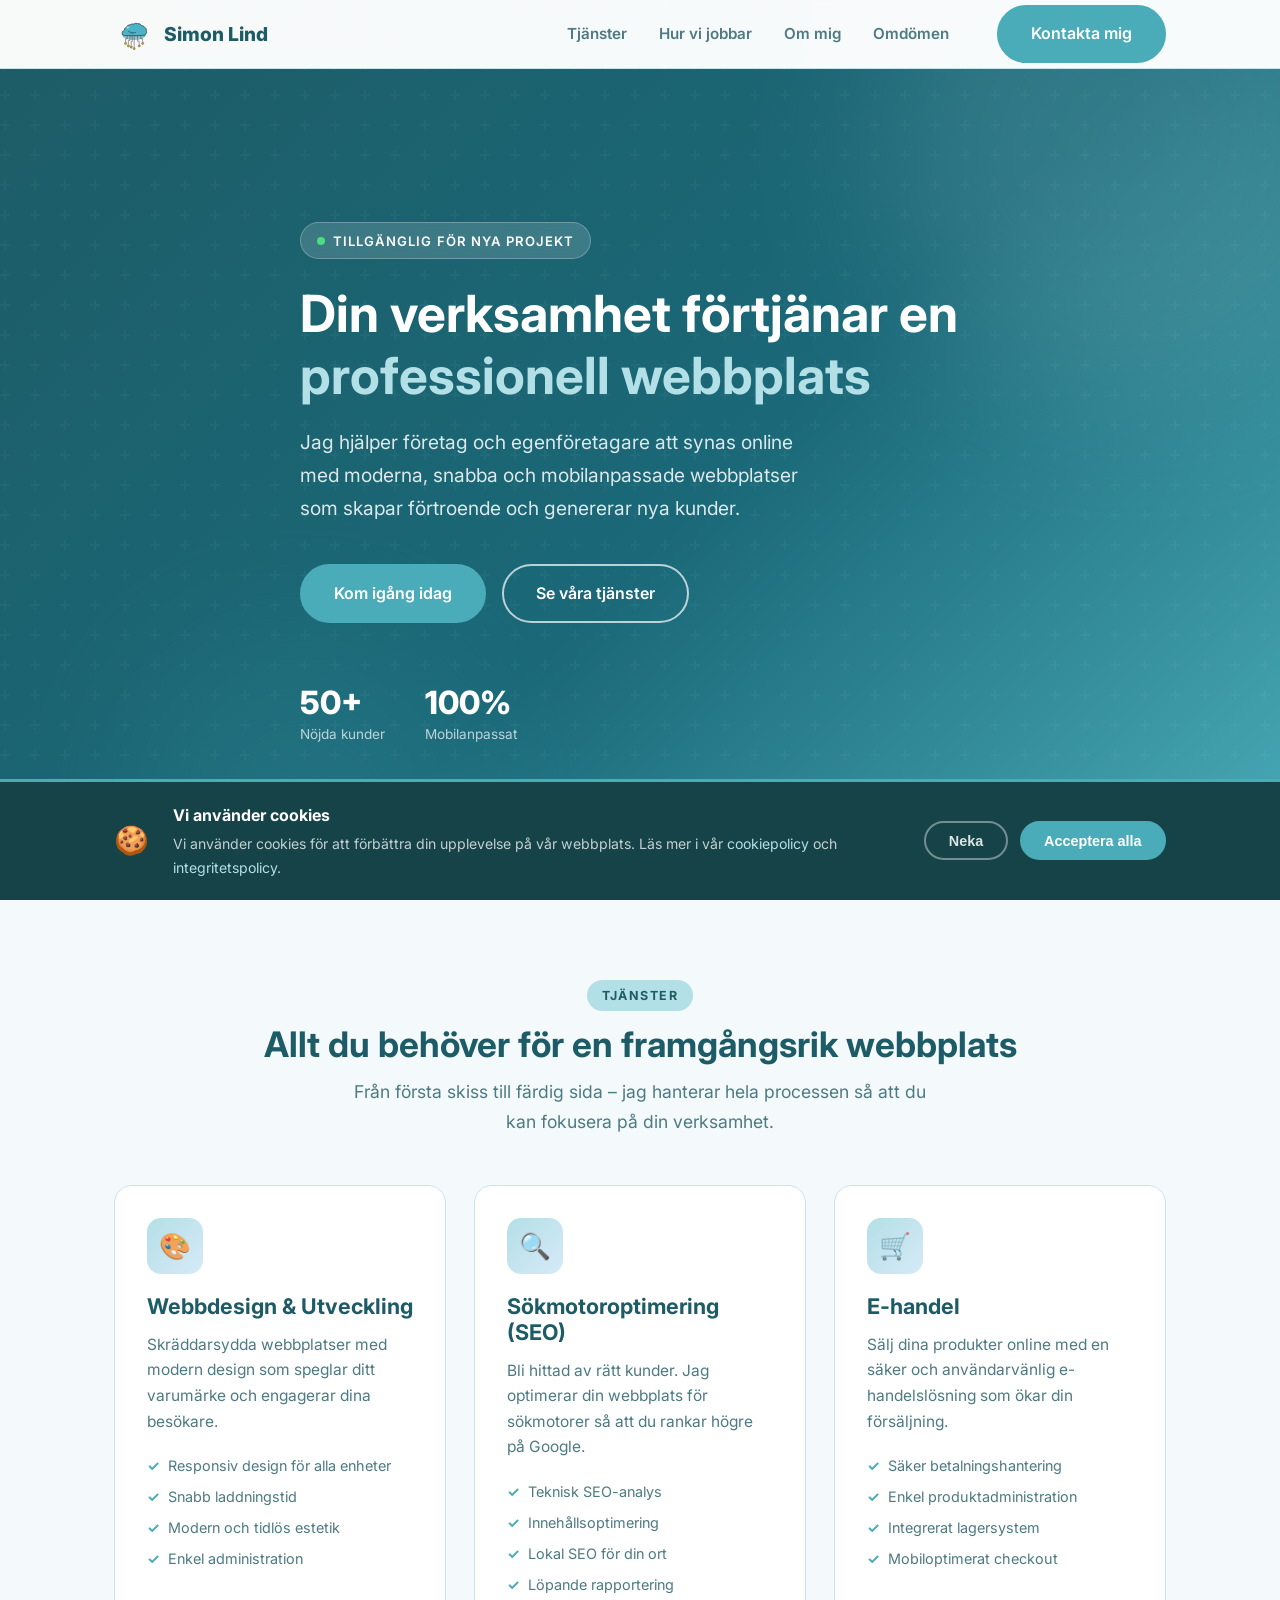
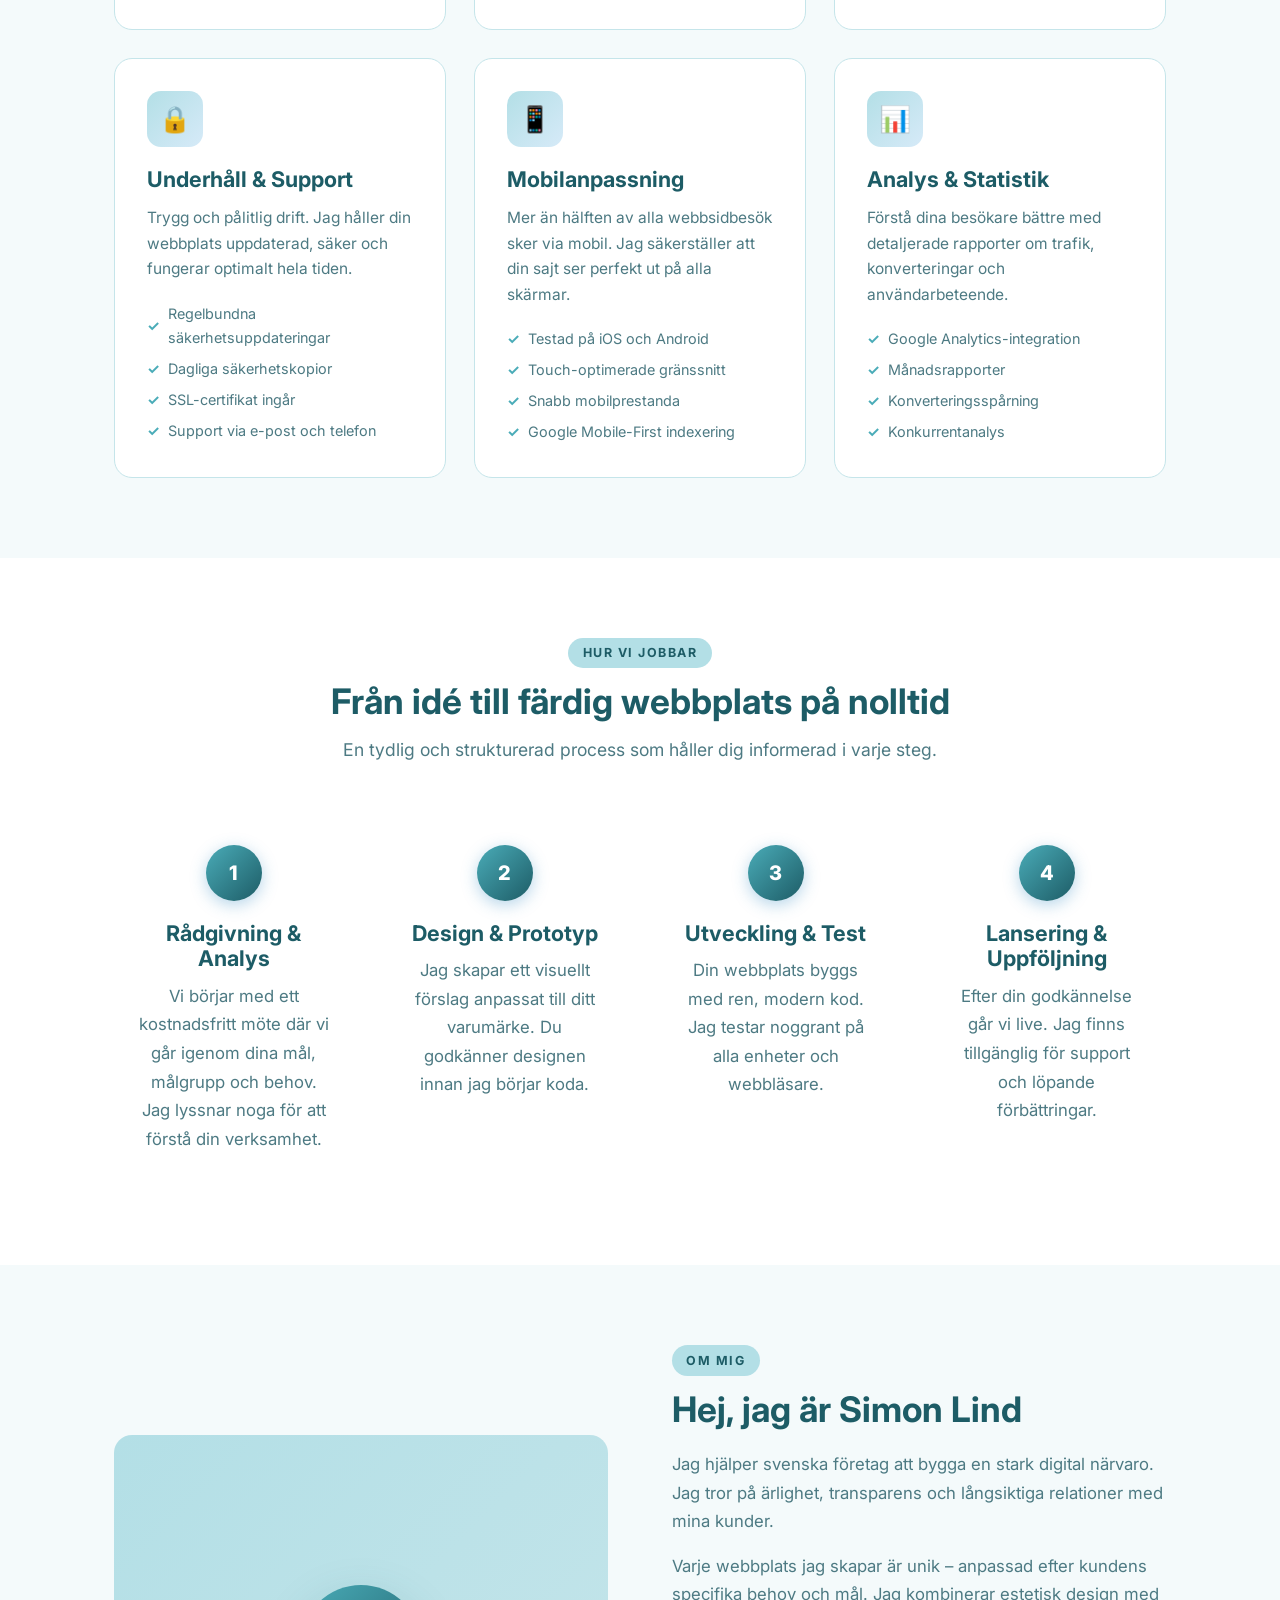
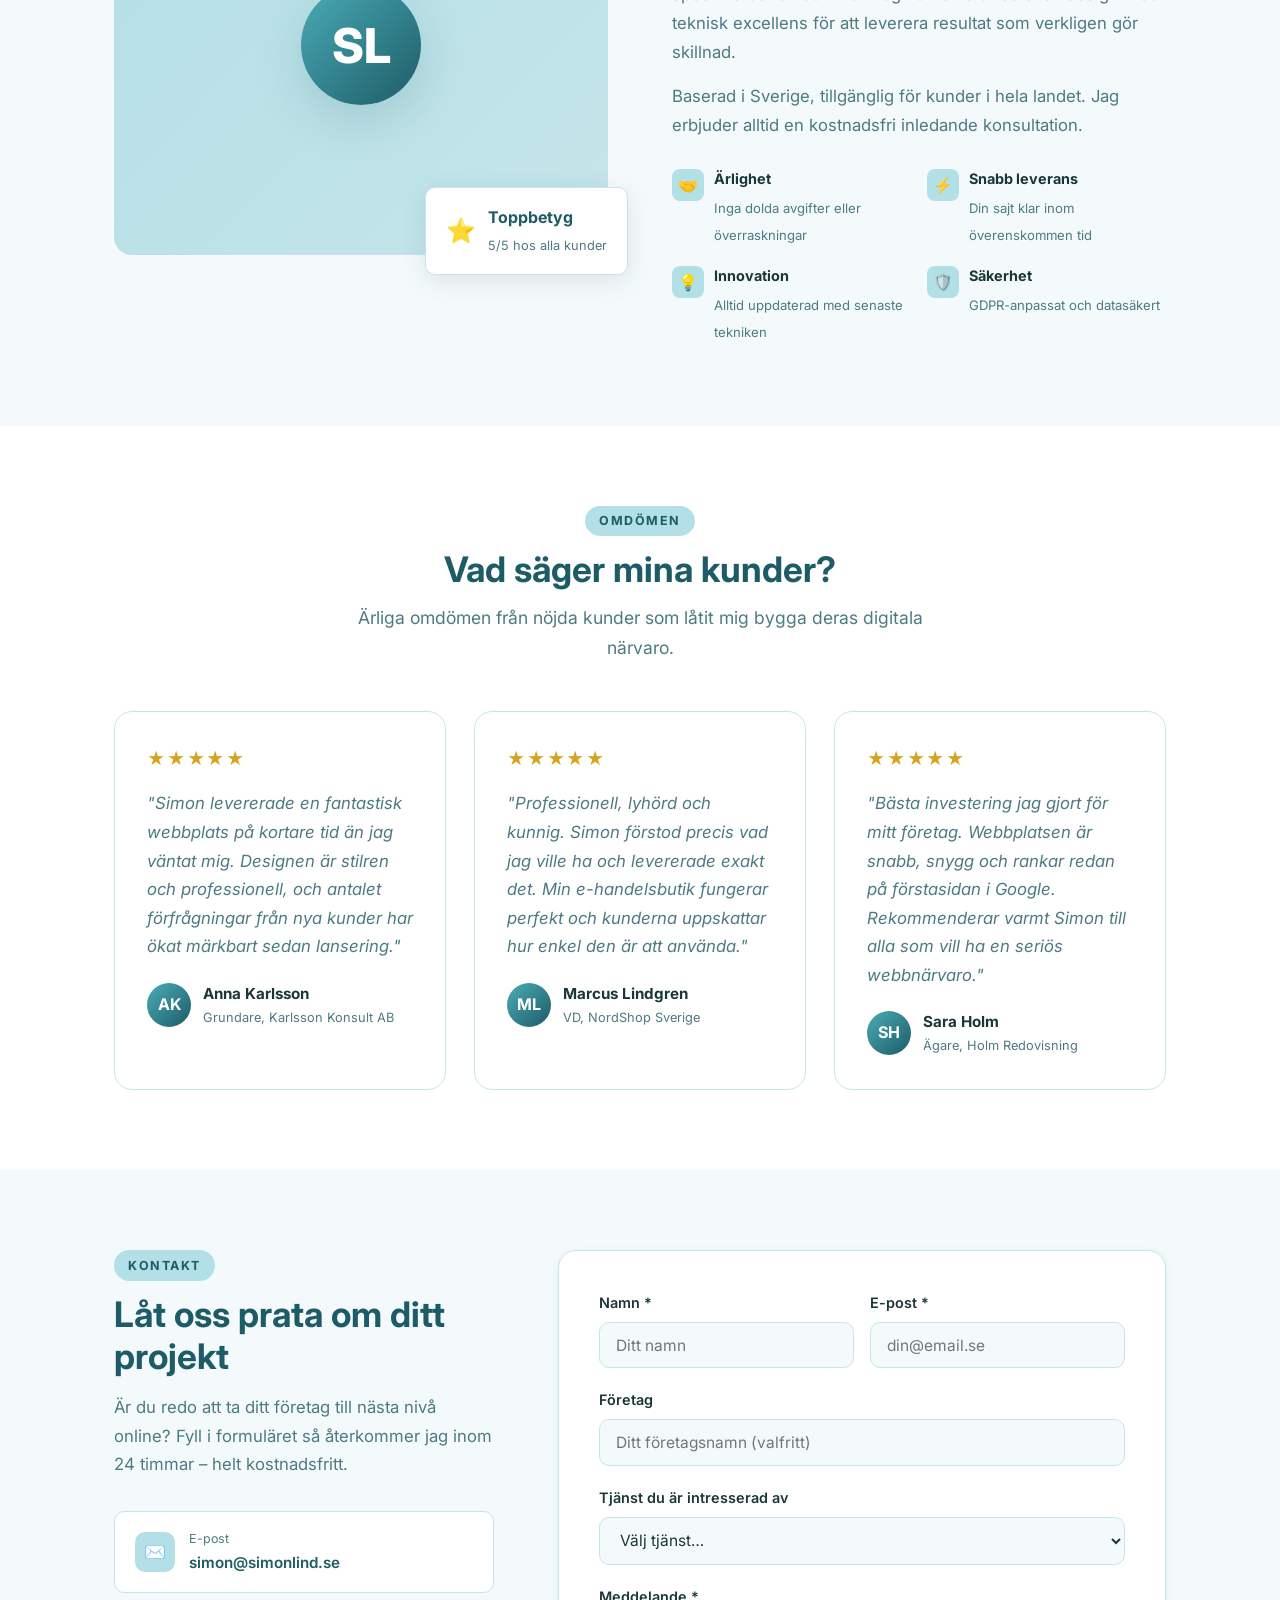
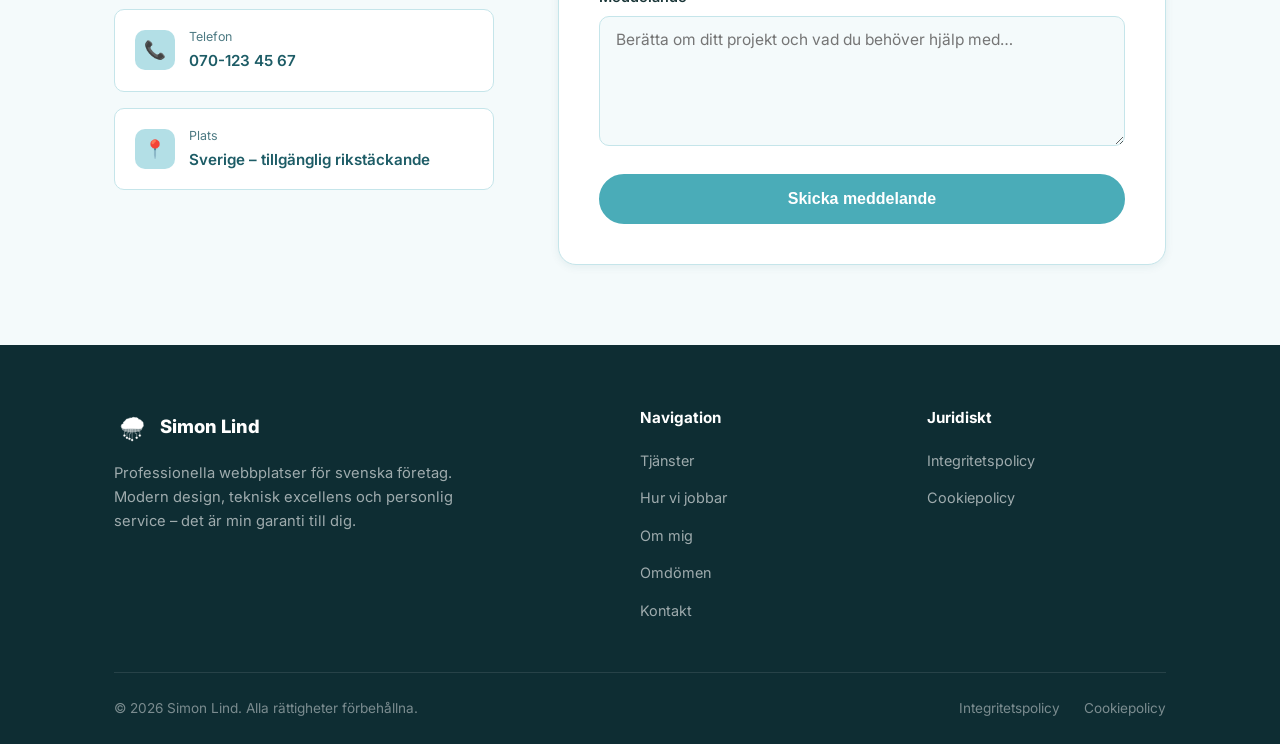
<file: index.html>
<!DOCTYPE html>
<html lang="sv">
<head>
  <meta charset="UTF-8" />
  <meta name="viewport" content="width=device-width, initial-scale=1.0" />
  <meta name="description" content="Simon Lind skapar professionella, moderna webbplatser för företag och egenföretagare. Kontakta oss för en kostnadsfri konsultation." />
  <meta name="robots" content="index, follow" />
  <meta property="og:title" content="Simon Lind – Professionella Webbplatser" />
  <meta property="og:description" content="Vi skapar moderna, mobilanpassade webbplatser som ger din verksamhet ett trovärdigt och professionellt intryck." />
  <meta property="og:type" content="website" />
  <title>Simon Lind – Professionella Webbplatser</title>
  <link rel="preconnect" href="https://fonts.googleapis.com" />
  <link rel="preconnect" href="https://fonts.gstatic.com" crossorigin />
  <link href="https://fonts.googleapis.com/css2?family=Inter:wght@400;500;600;700;800&display=swap" rel="stylesheet" />
  <link rel="stylesheet" href="css/style.css" />
</head>
<body>

  <!-- ===================== HEADER ===================== -->
  <header class="header" role="banner">
    <div class="container">
      <div class="header__inner">
        <a href="index.html" class="header__logo" aria-label="Simon Lind – Startsida">
          <img src="images/logo.svg" alt="" class="header__logo-img" aria-hidden="true" />
          Simon Lind
        </a>

        <nav class="nav" id="main-nav" role="navigation" aria-label="Huvudnavigation">
          <ul class="nav__list">
            <li><a href="#tjanster" class="nav__link">Tjänster</a></li>
            <li><a href="#process" class="nav__link">Hur vi jobbar</a></li>
            <li><a href="#om-oss" class="nav__link">Om mig</a></li>
            <li><a href="#omdomen" class="nav__link">Omdömen</a></li>
            <li>
              <a href="#kontakt" class="btn btn--primary nav__cta">Kontakta mig</a>
            </li>
          </ul>
        </nav>

        <button class="hamburger" id="hamburger" aria-expanded="false" aria-controls="main-nav" aria-label="Öppna meny">
          <span></span>
          <span></span>
          <span></span>
        </button>
      </div>
    </div>
  </header>

  <!-- ===================== HERO ===================== -->
  <section class="hero" id="hem">
    <div class="hero__blob hero__blob--1" aria-hidden="true"></div>
    <div class="hero__blob hero__blob--2" aria-hidden="true"></div>
    <div class="container">
      <div class="hero__content">
        <div class="hero__badge">
          <span class="hero__badge-dot" aria-hidden="true"></span>
          Tillgänglig för nya projekt
        </div>
        <h1>Din verksamhet förtjänar en <span>professionell webbplats</span></h1>
        <p class="hero__lead">
          Jag hjälper företag och egenföretagare att synas online med moderna,
          snabba och mobilanpassade webbplatser som skapar förtroende och
          genererar nya kunder.
        </p>
        <div class="hero__actions">
          <a href="#kontakt" class="btn btn--primary">Kom igång idag</a>
          <a href="#tjanster" class="btn btn--outline">Se våra tjänster</a>
        </div>
        <div class="hero__stats" role="list">
          <div class="hero__stat" role="listitem">
            <div class="hero__stat-number">50+</div>
            <div class="hero__stat-label">Nöjda kunder</div>
          </div>
          <div class="hero__stat" role="listitem">
            <div class="hero__stat-number">100%</div>
            <div class="hero__stat-label">Mobilanpassat</div>
          </div>
        </div>
      </div>
    </div>
  </section>

  <!-- ===================== SERVICES ===================== -->
  <section class="section" id="tjanster" aria-labelledby="tjanster-heading">
    <div class="container">
      <div class="section__header">
        <span class="section__badge">Tjänster</span>
        <h2 id="tjanster-heading">Allt du behöver för en framgångsrik webbplats</h2>
        <p>Från första skiss till färdig sida – jag hanterar hela processen så att du kan fokusera på din verksamhet.</p>
      </div>

      <div class="services__grid">
        <article class="service-card">
          <div class="service-card__icon" aria-hidden="true">🎨</div>
          <h3>Webbdesign & Utveckling</h3>
          <p>Skräddarsydda webbplatser med modern design som speglar ditt varumärke och engagerar dina besökare.</p>
          <ul class="service-card__features">
            <li class="service-card__feature">Responsiv design för alla enheter</li>
            <li class="service-card__feature">Snabb laddningstid</li>
            <li class="service-card__feature">Modern och tidlös estetik</li>
            <li class="service-card__feature">Enkel administration</li>
          </ul>
        </article>

        <article class="service-card">
          <div class="service-card__icon" aria-hidden="true">🔍</div>
          <h3>Sökmotoroptimering (SEO)</h3>
          <p>Bli hittad av rätt kunder. Jag optimerar din webbplats för sökmotorer så att du rankar högre på Google.</p>
          <ul class="service-card__features">
            <li class="service-card__feature">Teknisk SEO-analys</li>
            <li class="service-card__feature">Innehållsoptimering</li>
            <li class="service-card__feature">Lokal SEO för din ort</li>
            <li class="service-card__feature">Löpande rapportering</li>
          </ul>
        </article>

        <article class="service-card">
          <div class="service-card__icon" aria-hidden="true">🛒</div>
          <h3>E-handel</h3>
          <p>Sälj dina produkter online med en säker och användarvänlig e-handelslösning som ökar din försäljning.</p>
          <ul class="service-card__features">
            <li class="service-card__feature">Säker betalningshantering</li>
            <li class="service-card__feature">Enkel produktadministration</li>
            <li class="service-card__feature">Integrerat lagersystem</li>
            <li class="service-card__feature">Mobiloptimerat checkout</li>
          </ul>
        </article>

        <article class="service-card">
          <div class="service-card__icon" aria-hidden="true">🔒</div>
          <h3>Underhåll & Support</h3>
          <p>Trygg och pålitlig drift. Jag håller din webbplats uppdaterad, säker och fungerar optimalt hela tiden.</p>
          <ul class="service-card__features">
            <li class="service-card__feature">Regelbundna säkerhetsuppdateringar</li>
            <li class="service-card__feature">Dagliga säkerhetskopior</li>
            <li class="service-card__feature">SSL-certifikat ingår</li>
            <li class="service-card__feature">Support via e-post och telefon</li>
          </ul>
        </article>

        <article class="service-card">
          <div class="service-card__icon" aria-hidden="true">📱</div>
          <h3>Mobilanpassning</h3>
          <p>Mer än hälften av alla webbsidbesök sker via mobil. Jag säkerställer att din sajt ser perfekt ut på alla skärmar.</p>
          <ul class="service-card__features">
            <li class="service-card__feature">Testad på iOS och Android</li>
            <li class="service-card__feature">Touch-optimerade gränssnitt</li>
            <li class="service-card__feature">Snabb mobilprestanda</li>
            <li class="service-card__feature">Google Mobile-First indexering</li>
          </ul>
        </article>

        <article class="service-card">
          <div class="service-card__icon" aria-hidden="true">📊</div>
          <h3>Analys & Statistik</h3>
          <p>Förstå dina besökare bättre med detaljerade rapporter om trafik, konverteringar och användarbeteende.</p>
          <ul class="service-card__features">
            <li class="service-card__feature">Google Analytics-integration</li>
            <li class="service-card__feature">Månadsrapporter</li>
            <li class="service-card__feature">Konverteringsspårning</li>
            <li class="service-card__feature">Konkurrentanalys</li>
          </ul>
        </article>
      </div>
    </div>
  </section>

  <!-- ===================== PROCESS ===================== -->
  <section class="section section--alt" id="process" aria-labelledby="process-heading">
    <div class="container">
      <div class="section__header">
        <span class="section__badge">Hur vi jobbar</span>
        <h2 id="process-heading">Från idé till färdig webbplats på nolltid</h2>
        <p>En tydlig och strukturerad process som håller dig informerad i varje steg.</p>
      </div>

      <div class="process__steps">
        <div class="process__step">
          <div class="process__step-number" aria-hidden="true">1</div>
          <h3>Rådgivning & Analys</h3>
          <p>Vi börjar med ett kostnadsfritt möte där vi går igenom dina mål, målgrupp och behov. Jag lyssnar noga för att förstå din verksamhet.</p>
        </div>

        <div class="process__step">
          <div class="process__step-number" aria-hidden="true">2</div>
          <h3>Design & Prototyp</h3>
          <p>Jag skapar ett visuellt förslag anpassat till ditt varumärke. Du godkänner designen innan jag börjar koda.</p>
        </div>

        <div class="process__step">
          <div class="process__step-number" aria-hidden="true">3</div>
          <h3>Utveckling & Test</h3>
          <p>Din webbplats byggs med ren, modern kod. Jag testar noggrant på alla enheter och webbläsare.</p>
        </div>

        <div class="process__step">
          <div class="process__step-number" aria-hidden="true">4</div>
          <h3>Lansering & Uppföljning</h3>
          <p>Efter din godkännelse går vi live. Jag finns tillgänglig för support och löpande förbättringar.</p>
        </div>
      </div>
    </div>
  </section>

  <!-- ===================== ABOUT ===================== -->
  <section class="section" id="om-oss" aria-labelledby="om-heading">
    <div class="container">
      <div class="about__grid">
        <div class="about__visual">
          <div class="about__img-wrap">
            <div class="about__avatar" aria-label="Simon Lind">SL</div>
          </div>
          <div class="about__card" aria-hidden="true">
            <div class="about__card-icon">⭐</div>
            <div class="about__card-text">
              <strong>Toppbetyg</strong>
              <span>5/5 hos alla kunder</span>
            </div>
          </div>
        </div>

        <div class="about__content">
          <span class="section__badge">Om mig</span>
          <h2 id="om-heading">Hej, jag är Simon Lind</h2>
          <p>
            Jag hjälper svenska företag att bygga en stark digital närvaro.
            Jag tror på ärlighet, transparens och långsiktiga relationer med mina kunder.
          </p>
          <p>
            Varje webbplats jag skapar är unik – anpassad efter kundens specifika behov
            och mål. Jag kombinerar estetisk design med teknisk excellens för att
            leverera resultat som verkligen gör skillnad.
          </p>
          <p>
            Baserad i Sverige, tillgänglig för kunder i hela landet. Jag erbjuder alltid
            en kostnadsfri inledande konsultation.
          </p>

          <div class="about__values">
            <div class="about__value">
              <div class="about__value-icon" aria-hidden="true">🤝</div>
              <div class="about__value-text">
                <strong>Ärlighet</strong>
                <span>Inga dolda avgifter eller överraskningar</span>
              </div>
            </div>
            <div class="about__value">
              <div class="about__value-icon" aria-hidden="true">⚡</div>
              <div class="about__value-text">
                <strong>Snabb leverans</strong>
                <span>Din sajt klar inom överenskommen tid</span>
              </div>
            </div>
            <div class="about__value">
              <div class="about__value-icon" aria-hidden="true">💡</div>
              <div class="about__value-text">
                <strong>Innovation</strong>
                <span>Alltid uppdaterad med senaste tekniken</span>
              </div>
            </div>
            <div class="about__value">
              <div class="about__value-icon" aria-hidden="true">🛡️</div>
              <div class="about__value-text">
                <strong>Säkerhet</strong>
                <span>GDPR-anpassat och datasäkert</span>
              </div>
            </div>
          </div>
        </div>
      </div>
    </div>
  </section>

  <!-- ===================== TESTIMONIALS ===================== -->
  <section class="section section--alt" id="omdomen" aria-labelledby="omdomen-heading">
    <div class="container">
      <div class="section__header">
        <span class="section__badge">Omdömen</span>
        <h2 id="omdomen-heading">Vad säger mina kunder?</h2>
        <p>Ärliga omdömen från nöjda kunder som låtit mig bygga deras digitala närvaro.</p>
      </div>

      <div class="testimonials__grid">
        <article class="testimonial-card">
          <div class="testimonial-card__stars" aria-label="5 av 5 stjärnor">★★★★★</div>
          <p class="testimonial-card__text">
            "Simon levererade en fantastisk webbplats på kortare tid än jag väntat mig.
            Designen är stilren och professionell, och antalet förfrågningar från nya
            kunder har ökat märkbart sedan lansering."
          </p>
          <div class="testimonial-card__author">
            <div class="testimonial-card__avatar" aria-hidden="true">AK</div>
            <div>
              <div class="testimonial-card__name">Anna Karlsson</div>
              <div class="testimonial-card__role">Grundare, Karlsson Konsult AB</div>
            </div>
          </div>
        </article>

        <article class="testimonial-card">
          <div class="testimonial-card__stars" aria-label="5 av 5 stjärnor">★★★★★</div>
          <p class="testimonial-card__text">
            "Professionell, lyhörd och kunnig. Simon förstod precis vad jag ville ha och
            levererade exakt det. Min e-handelsbutik fungerar perfekt och kunderna
            uppskattar hur enkel den är att använda."
          </p>
          <div class="testimonial-card__author">
            <div class="testimonial-card__avatar" aria-hidden="true">ML</div>
            <div>
              <div class="testimonial-card__name">Marcus Lindgren</div>
              <div class="testimonial-card__role">VD, NordShop Sverige</div>
            </div>
          </div>
        </article>

        <article class="testimonial-card">
          <div class="testimonial-card__stars" aria-label="5 av 5 stjärnor">★★★★★</div>
          <p class="testimonial-card__text">
            "Bästa investering jag gjort för mitt företag. Webbplatsen är snabb,
            snygg och rankar redan på förstasidan i Google. Rekommenderar varmt
            Simon till alla som vill ha en seriös webbnärvaro."
          </p>
          <div class="testimonial-card__author">
            <div class="testimonial-card__avatar" aria-hidden="true">SH</div>
            <div>
              <div class="testimonial-card__name">Sara Holm</div>
              <div class="testimonial-card__role">Ägare, Holm Redovisning</div>
            </div>
          </div>
        </article>
      </div>
    </div>
  </section>

  <!-- ===================== CONTACT ===================== -->
  <section class="section" id="kontakt" aria-labelledby="kontakt-heading">
    <div class="container">
      <div class="contact__grid">
        <div class="contact__info">
          <span class="section__badge">Kontakt</span>
          <h2 id="kontakt-heading">Låt oss prata om ditt projekt</h2>
          <p>
            Är du redo att ta ditt företag till nästa nivå online? Fyll i formuläret
            så återkommer jag inom 24 timmar – helt kostnadsfritt.
          </p>

          <div class="contact__methods">
            <a href="mailto:simon@simonlind.se" class="contact__method">
              <div class="contact__method-icon" aria-hidden="true">✉️</div>
              <div>
                <span class="contact__method-label">E-post</span>
                <span class="contact__method-value">simon@simonlind.se</span>
              </div>
            </a>
            <a href="tel:+46701234567" class="contact__method">
              <div class="contact__method-icon" aria-hidden="true">📞</div>
              <div>
                <span class="contact__method-label">Telefon</span>
                <span class="contact__method-value">070-123 45 67</span>
              </div>
            </a>
            <div class="contact__method">
              <div class="contact__method-icon" aria-hidden="true">📍</div>
              <div>
                <span class="contact__method-label">Plats</span>
                <span class="contact__method-value">Sverige – tillgänglig rikstäckande</span>
              </div>
            </div>
          </div>
        </div>

        <div class="form" role="complementary" aria-label="Kontaktformulär">
          <form class="contact-form" novalidate aria-label="Skicka meddelande till Simon Lind">
            <div class="form__row">
              <div class="form__group">
                <label class="form__label" for="name">Namn <span aria-hidden="true">*</span></label>
                <input
                  class="form__input"
                  type="text"
                  id="name"
                  name="name"
                  placeholder="Ditt namn"
                  required
                  autocomplete="name"
                />
              </div>
              <div class="form__group">
                <label class="form__label" for="email">E-post <span aria-hidden="true">*</span></label>
                <input
                  class="form__input"
                  type="email"
                  id="email"
                  name="email"
                  placeholder="din@email.se"
                  required
                  autocomplete="email"
                />
              </div>
            </div>

            <div class="form__group">
              <label class="form__label" for="company">Företag</label>
              <input
                class="form__input"
                type="text"
                id="company"
                name="company"
                placeholder="Ditt företagsnamn (valfritt)"
                autocomplete="organization"
              />
            </div>

            <div class="form__group">
              <label class="form__label" for="service">Tjänst du är intresserad av</label>
              <select class="form__select" id="service" name="service">
                <option value="">Välj tjänst…</option>
                <option value="webbdesign">Webbdesign &amp; Utveckling</option>
                <option value="seo">Sökmotoroptimering (SEO)</option>
                <option value="ehandel">E-handel</option>
                <option value="underhall">Underhåll &amp; Support</option>
                <option value="ovrigt">Övrigt</option>
              </select>
            </div>

            <div class="form__group">
              <label class="form__label" for="message">Meddelande <span aria-hidden="true">*</span></label>
              <textarea
                class="form__textarea"
                id="message"
                name="message"
                placeholder="Berätta om ditt projekt och vad du behöver hjälp med…"
                required
              ></textarea>
            </div>

            <button type="submit" class="btn btn--primary form__submit">
              Skicka meddelande
            </button>

            <div class="form__success" role="alert" aria-live="polite">
              ✅ Tack! Ditt meddelande har skickats. Jag återkommer inom 24 timmar.
            </div>
          </form>
        </div>
      </div>
    </div>
  </section>

  <!-- ===================== FOOTER ===================== -->
  <footer class="footer" role="contentinfo">
    <div class="container">
      <div class="footer__grid">
        <div class="footer__brand">
          <a href="index.html" class="footer__logo" aria-label="Simon Lind – Startsida">
            <img src="images/logo.svg" alt="" class="footer__logo-img" aria-hidden="true" />
            Simon Lind
          </a>
          <p>
            Professionella webbplatser för svenska företag. Modern design,
            teknisk excellens och personlig service – det är min garanti till dig.
          </p>
        </div>

        <nav class="footer__col" aria-label="Sidnavigation">
          <h4>Navigation</h4>
          <ul class="footer__links">
            <li><a href="#tjanster">Tjänster</a></li>
            <li><a href="#process">Hur vi jobbar</a></li>
            <li><a href="#om-oss">Om mig</a></li>
            <li><a href="#omdomen">Omdömen</a></li>
            <li><a href="#kontakt">Kontakt</a></li>
          </ul>
        </nav>

        <nav class="footer__col" aria-label="Juridisk information">
          <h4>Juridiskt</h4>
          <ul class="footer__links">
            <li><a href="integritetspolicy.html">Integritetspolicy</a></li>
            <li><a href="cookiepolicy.html">Cookiepolicy</a></li>
          </ul>
        </nav>
      </div>

      <div class="footer__bottom">
        <p>© <span id="year"></span> Simon Lind. Alla rättigheter förbehållna.</p>
        <nav class="footer__bottom-links" aria-label="Juridiska sidor">
          <a href="integritetspolicy.html">Integritetspolicy</a>
          <a href="cookiepolicy.html">Cookiepolicy</a>
        </nav>
      </div>
    </div>
  </footer>

  <!-- ===================== COOKIE BANNER ===================== -->
  <div class="cookie-banner" role="dialog" aria-label="Cookiesamtycke" aria-describedby="cookie-desc">
    <div class="container">
      <div class="cookie-banner__inner">
        <div class="cookie-banner__icon" aria-hidden="true">🍪</div>
        <div class="cookie-banner__text" id="cookie-desc">
          <strong>Vi använder cookies</strong>
          <p>
            Vi använder cookies för att förbättra din upplevelse på vår webbplats.
            Läs mer i vår <a href="cookiepolicy.html">cookiepolicy</a> och
            <a href="integritetspolicy.html">integritetspolicy</a>.
          </p>
        </div>
        <div class="cookie-banner__actions">
          <button class="cookie-btn cookie-btn--decline">Neka</button>
          <button class="cookie-btn cookie-btn--accept">Acceptera alla</button>
        </div>
      </div>
    </div>
  </div>

  <script src="js/main.js"></script>
  <script>
    document.getElementById('year').textContent = new Date().getFullYear();
  </script>
</body>
</html>
</file>
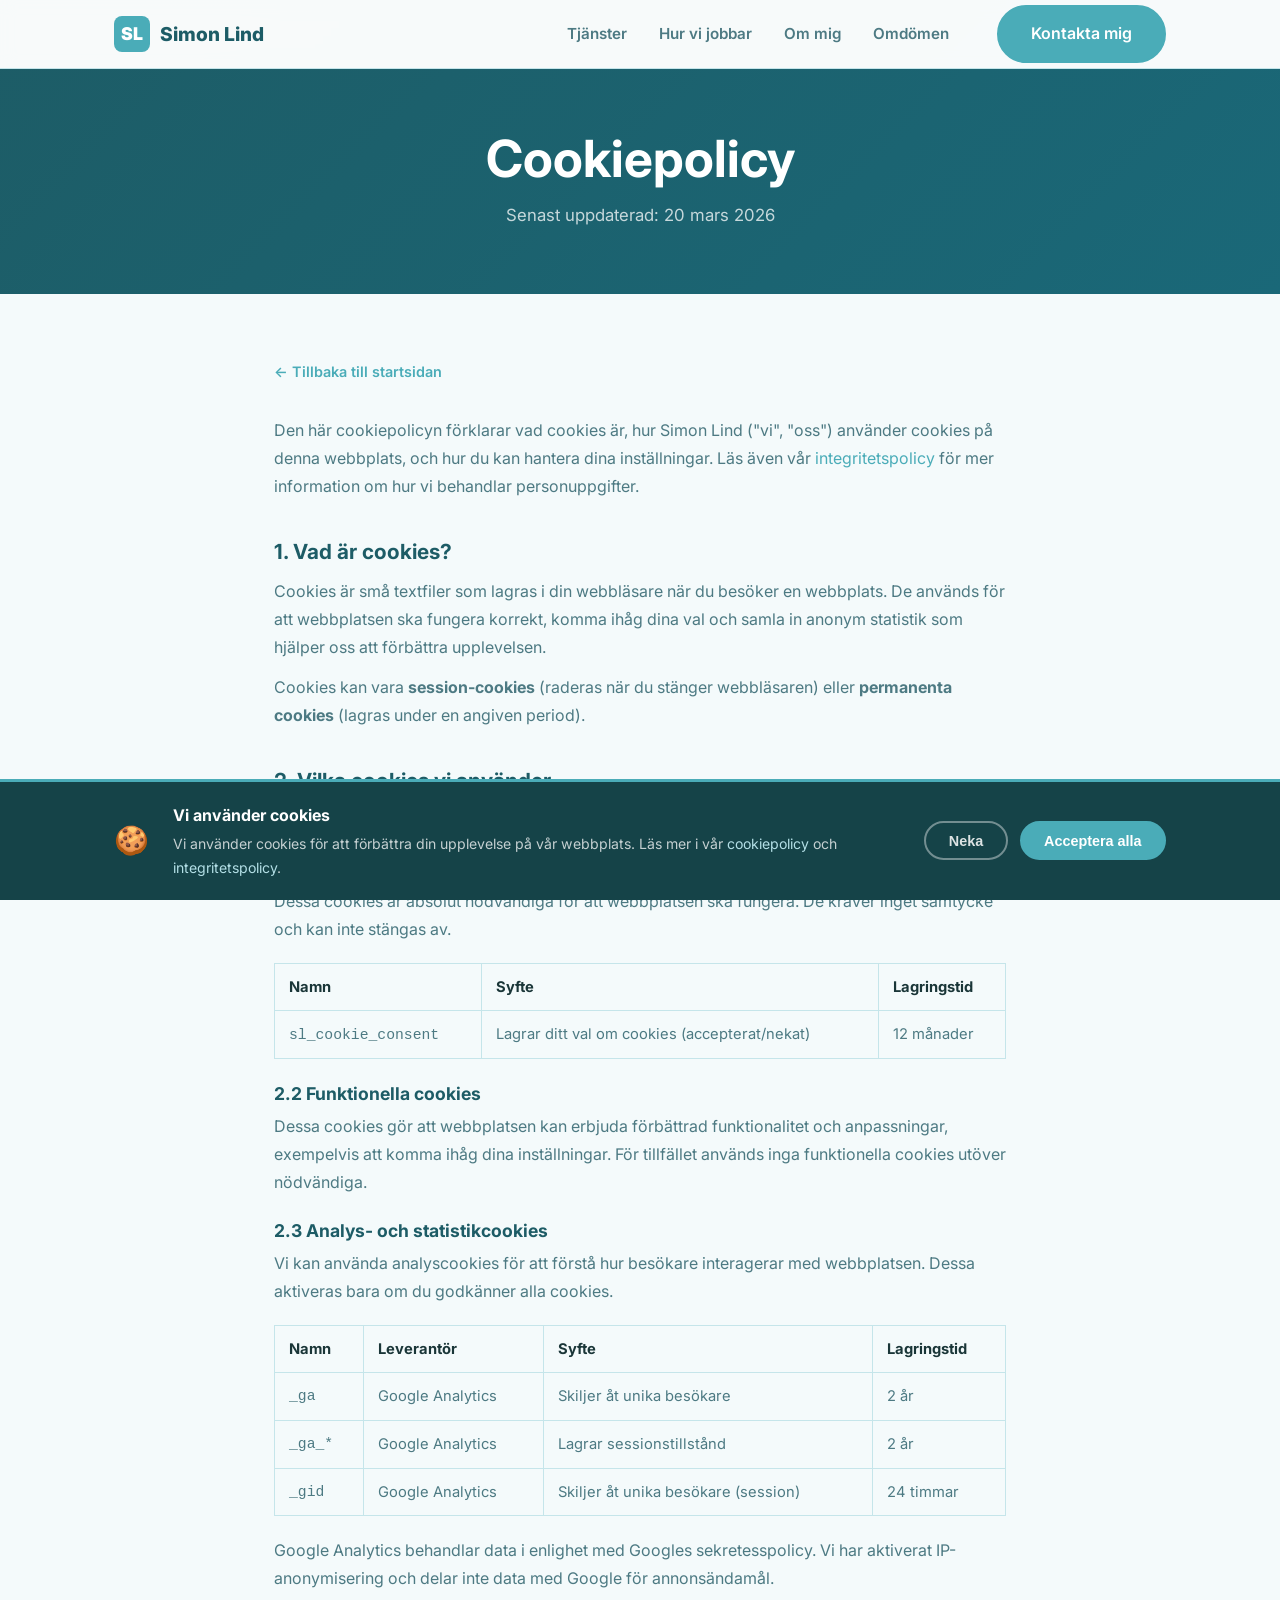
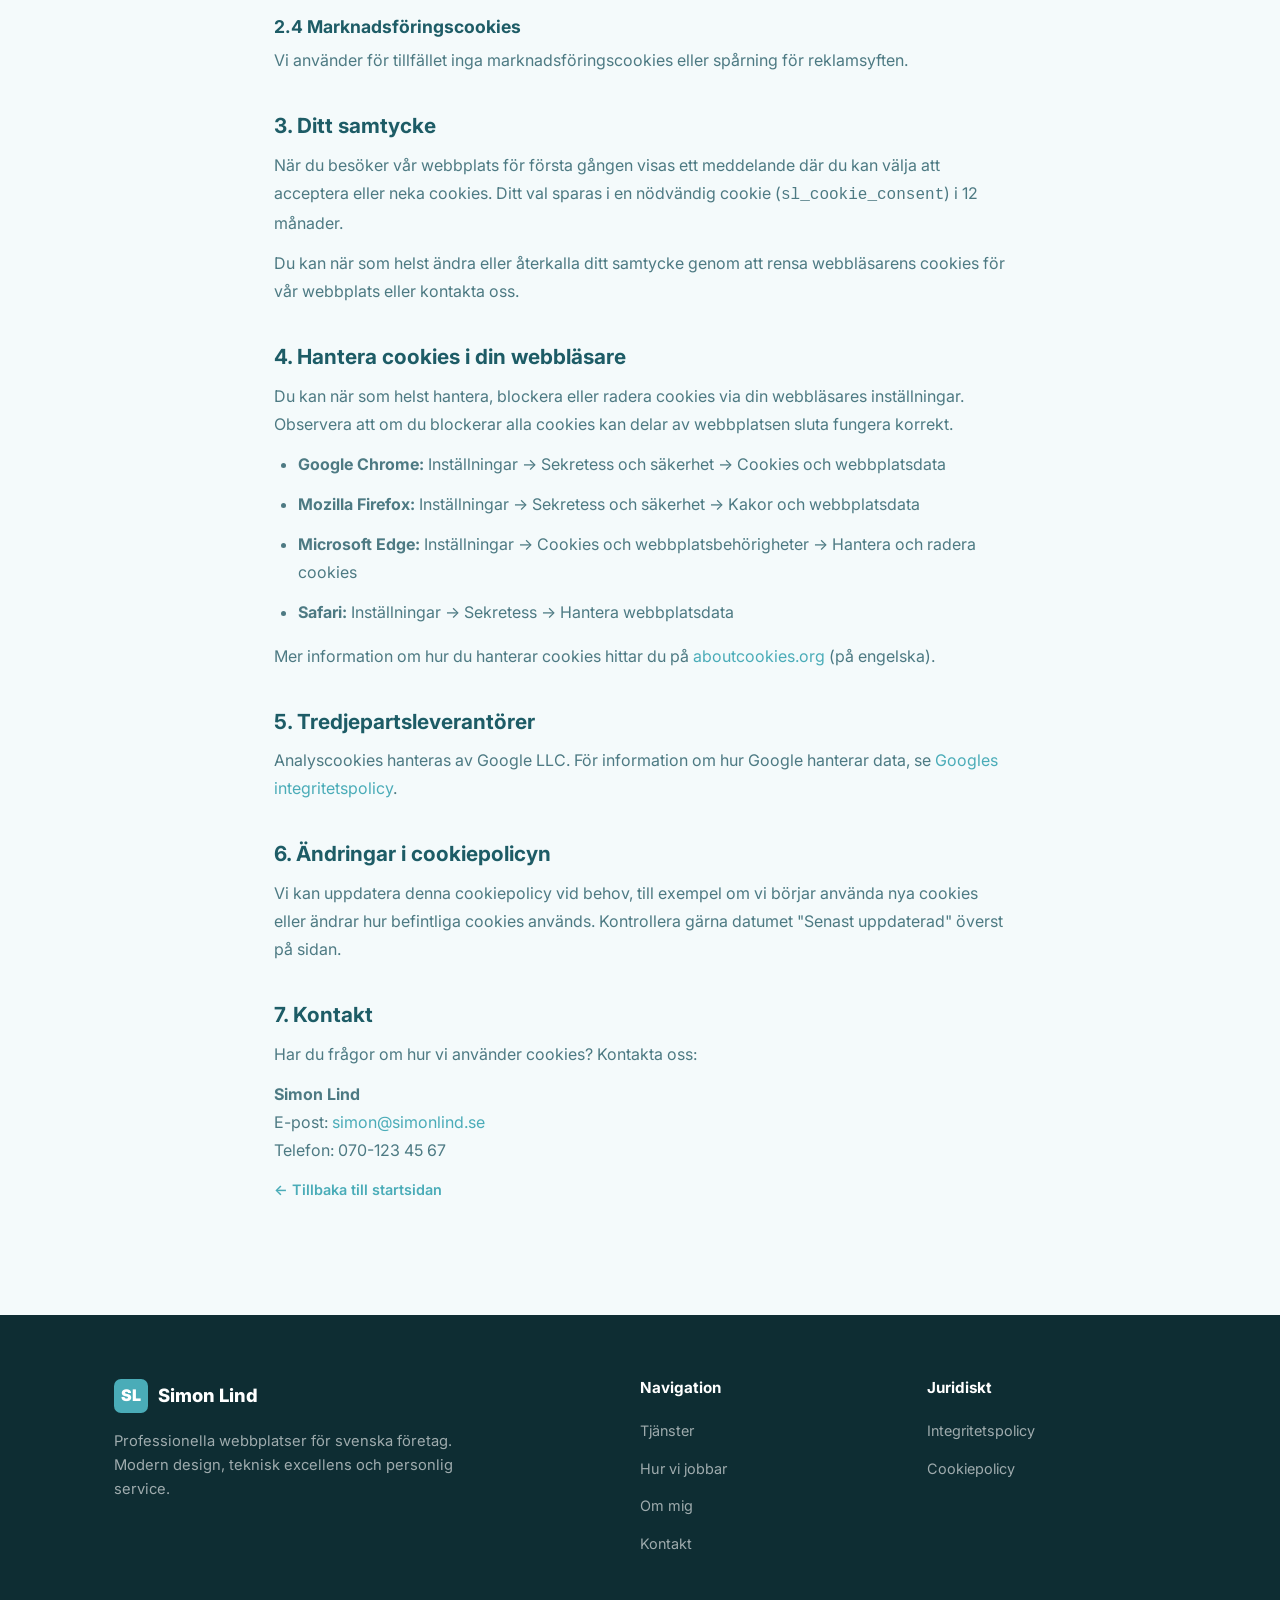
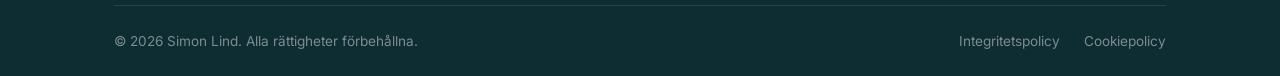
<file: cookiepolicy.html>
<!DOCTYPE html>
<html lang="sv">
<head>
  <meta charset="UTF-8" />
  <meta name="viewport" content="width=device-width, initial-scale=1.0" />
  <meta name="description" content="Cookiepolicy för Simon Lind – Professionella Webbplatser. Läs om hur vi använder cookies på vår webbplats." />
  <meta name="robots" content="noindex, follow" />
  <title>Cookiepolicy – Simon Lind</title>
  <link rel="preconnect" href="https://fonts.googleapis.com" />
  <link rel="preconnect" href="https://fonts.gstatic.com" crossorigin />
  <link href="https://fonts.googleapis.com/css2?family=Inter:wght@400;500;600;700;800&display=swap" rel="stylesheet" />
  <link rel="stylesheet" href="css/style.css" />
</head>
<body>

  <!-- ===================== HEADER ===================== -->
  <header class="header" role="banner">
    <div class="container">
      <div class="header__inner">
        <a href="index.html" class="header__logo" aria-label="Simon Lind – Startsida">
          <div class="header__logo-icon" aria-hidden="true">SL</div>
          Simon Lind
        </a>

        <nav class="nav" id="main-nav" role="navigation" aria-label="Huvudnavigation">
          <ul class="nav__list">
            <li><a href="index.html#tjanster" class="nav__link">Tjänster</a></li>
            <li><a href="index.html#process" class="nav__link">Hur vi jobbar</a></li>
            <li><a href="index.html#om-oss" class="nav__link">Om mig</a></li>
            <li><a href="index.html#omdomen" class="nav__link">Omdömen</a></li>
            <li>
              <a href="index.html#kontakt" class="btn btn--primary nav__cta">Kontakta mig</a>
            </li>
          </ul>
        </nav>

        <button class="hamburger" id="hamburger" aria-expanded="false" aria-controls="main-nav" aria-label="Öppna meny">
          <span></span>
          <span></span>
          <span></span>
        </button>
      </div>
    </div>
  </header>

  <!-- ===================== POLICY HERO ===================== -->
  <div class="policy-hero">
    <div class="container">
      <h1>Cookiepolicy</h1>
      <p>Senast uppdaterad: 20 mars 2026</p>
    </div>
  </div>

  <!-- ===================== POLICY CONTENT ===================== -->
  <main>
    <div class="policy-content">
      <a href="index.html" class="policy-back">← Tillbaka till startsidan</a>

      <p>
        Den här cookiepolicyn förklarar vad cookies är, hur Simon Lind ("vi", "oss")
        använder cookies på denna webbplats, och hur du kan hantera dina inställningar.
        Läs även vår <a href="integritetspolicy.html">integritetspolicy</a> för mer
        information om hur vi behandlar personuppgifter.
      </p>

      <h2>1. Vad är cookies?</h2>
      <p>
        Cookies är små textfiler som lagras i din webbläsare när du besöker en webbplats.
        De används för att webbplatsen ska fungera korrekt, komma ihåg dina val och
        samla in anonym statistik som hjälper oss att förbättra upplevelsen.
      </p>
      <p>
        Cookies kan vara <strong>session-cookies</strong> (raderas när du stänger
        webbläsaren) eller <strong>permanenta cookies</strong> (lagras under en
        angiven period).
      </p>

      <h2>2. Vilka cookies vi använder</h2>
      <p>Vi kategoriserar cookies i fyra grupper:</p>

      <h3>2.1 Nödvändiga cookies</h3>
      <p>
        Dessa cookies är absolut nödvändiga för att webbplatsen ska fungera. De kräver
        inget samtycke och kan inte stängas av.
      </p>
      <table>
        <thead>
          <tr>
            <th>Namn</th>
            <th>Syfte</th>
            <th>Lagringstid</th>
          </tr>
        </thead>
        <tbody>
          <tr>
            <td><code>sl_cookie_consent</code></td>
            <td>Lagrar ditt val om cookies (accepterat/nekat)</td>
            <td>12 månader</td>
          </tr>
        </tbody>
      </table>

      <h3>2.2 Funktionella cookies</h3>
      <p>
        Dessa cookies gör att webbplatsen kan erbjuda förbättrad funktionalitet och
        anpassningar, exempelvis att komma ihåg dina inställningar.
        För tillfället används inga funktionella cookies utöver nödvändiga.
      </p>

      <h3>2.3 Analys- och statistikcookies</h3>
      <p>
        Vi kan använda analyscookies för att förstå hur besökare interagerar med
        webbplatsen. Dessa aktiveras bara om du godkänner alla cookies.
      </p>
      <table>
        <thead>
          <tr>
            <th>Namn</th>
            <th>Leverantör</th>
            <th>Syfte</th>
            <th>Lagringstid</th>
          </tr>
        </thead>
        <tbody>
          <tr>
            <td><code>_ga</code></td>
            <td>Google Analytics</td>
            <td>Skiljer åt unika besökare</td>
            <td>2 år</td>
          </tr>
          <tr>
            <td><code>_ga_*</code></td>
            <td>Google Analytics</td>
            <td>Lagrar sessionstillstånd</td>
            <td>2 år</td>
          </tr>
          <tr>
            <td><code>_gid</code></td>
            <td>Google Analytics</td>
            <td>Skiljer åt unika besökare (session)</td>
            <td>24 timmar</td>
          </tr>
        </tbody>
      </table>
      <p>
        Google Analytics behandlar data i enlighet med Googles sekretesspolicy.
        Vi har aktiverat IP-anonymisering och delar inte data med Google för
        annonsändamål.
      </p>

      <h3>2.4 Marknadsföringscookies</h3>
      <p>
        Vi använder för tillfället inga marknadsföringscookies eller spårning
        för reklamsyften.
      </p>

      <h2>3. Ditt samtycke</h2>
      <p>
        När du besöker vår webbplats för första gången visas ett meddelande
        där du kan välja att acceptera eller neka cookies. Ditt val sparas
        i en nödvändig cookie (<code>sl_cookie_consent</code>) i 12 månader.
      </p>
      <p>
        Du kan när som helst ändra eller återkalla ditt samtycke genom att
        rensa webbläsarens cookies för vår webbplats eller kontakta oss.
      </p>

      <h2>4. Hantera cookies i din webbläsare</h2>
      <p>
        Du kan när som helst hantera, blockera eller radera cookies via din
        webbläsares inställningar. Observera att om du blockerar alla cookies
        kan delar av webbplatsen sluta fungera korrekt.
      </p>
      <ul>
        <li><strong>Google Chrome:</strong> Inställningar → Sekretess och säkerhet → Cookies och webbplatsdata</li>
        <li><strong>Mozilla Firefox:</strong> Inställningar → Sekretess och säkerhet → Kakor och webbplatsdata</li>
        <li><strong>Microsoft Edge:</strong> Inställningar → Cookies och webbplatsbehörigheter → Hantera och radera cookies</li>
        <li><strong>Safari:</strong> Inställningar → Sekretess → Hantera webbplatsdata</li>
      </ul>
      <p>
        Mer information om hur du hanterar cookies hittar du på
        <a href="https://www.aboutcookies.org" target="_blank" rel="noopener noreferrer">aboutcookies.org</a>
        (på engelska).
      </p>

      <h2>5. Tredjepartsleverantörer</h2>
      <p>
        Analyscookies hanteras av Google LLC. För information om hur Google
        hanterar data, se
        <a href="https://policies.google.com/privacy" target="_blank" rel="noopener noreferrer">Googles integritetspolicy</a>.
      </p>

      <h2>6. Ändringar i cookiepolicyn</h2>
      <p>
        Vi kan uppdatera denna cookiepolicy vid behov, till exempel om vi
        börjar använda nya cookies eller ändrar hur befintliga cookies används.
        Kontrollera gärna datumet "Senast uppdaterad" överst på sidan.
      </p>

      <h2>7. Kontakt</h2>
      <p>
        Har du frågor om hur vi använder cookies? Kontakta oss:
      </p>
      <p>
        <strong>Simon Lind</strong><br />
        E-post: <a href="mailto:simon@simonlind.se">simon@simonlind.se</a><br />
        Telefon: 070-123 45 67
      </p>

      <a href="index.html" class="policy-back">← Tillbaka till startsidan</a>
    </div>
  </main>

  <!-- ===================== FOOTER ===================== -->
  <footer class="footer" role="contentinfo">
    <div class="container">
      <div class="footer__grid">
        <div class="footer__brand">
          <a href="index.html" class="footer__logo" aria-label="Simon Lind – Startsida">
            <div class="footer__logo-icon" aria-hidden="true">SL</div>
            Simon Lind
          </a>
          <p>
            Professionella webbplatser för svenska företag. Modern design,
            teknisk excellens och personlig service.
          </p>
        </div>

        <nav class="footer__col" aria-label="Sidnavigation">
          <h4>Navigation</h4>
          <ul class="footer__links">
            <li><a href="index.html#tjanster">Tjänster</a></li>
            <li><a href="index.html#process">Hur vi jobbar</a></li>
            <li><a href="index.html#om-oss">Om mig</a></li>
            <li><a href="index.html#kontakt">Kontakt</a></li>
          </ul>
        </nav>

        <nav class="footer__col" aria-label="Juridisk information">
          <h4>Juridiskt</h4>
          <ul class="footer__links">
            <li><a href="integritetspolicy.html">Integritetspolicy</a></li>
            <li><a href="cookiepolicy.html" aria-current="page">Cookiepolicy</a></li>
          </ul>
        </nav>
      </div>

      <div class="footer__bottom">
        <p>© <span id="year"></span> Simon Lind. Alla rättigheter förbehållna.</p>
        <nav class="footer__bottom-links" aria-label="Juridiska sidor">
          <a href="integritetspolicy.html">Integritetspolicy</a>
          <a href="cookiepolicy.html" aria-current="page">Cookiepolicy</a>
        </nav>
      </div>
    </div>
  </footer>

  <!-- ===================== COOKIE BANNER ===================== -->
  <div class="cookie-banner" role="dialog" aria-label="Cookiesamtycke" aria-describedby="cookie-desc">
    <div class="container">
      <div class="cookie-banner__inner">
        <div class="cookie-banner__icon" aria-hidden="true">🍪</div>
        <div class="cookie-banner__text" id="cookie-desc">
          <strong>Vi använder cookies</strong>
          <p>
            Vi använder cookies för att förbättra din upplevelse på vår webbplats.
            Läs mer i vår <a href="cookiepolicy.html">cookiepolicy</a> och
            <a href="integritetspolicy.html">integritetspolicy</a>.
          </p>
        </div>
        <div class="cookie-banner__actions">
          <button class="cookie-btn cookie-btn--decline">Neka</button>
          <button class="cookie-btn cookie-btn--accept">Acceptera alla</button>
        </div>
      </div>
    </div>
  </div>

  <script src="js/main.js"></script>
  <script>
    document.getElementById('year').textContent = new Date().getFullYear();
  </script>
</body>
</html>
</file>
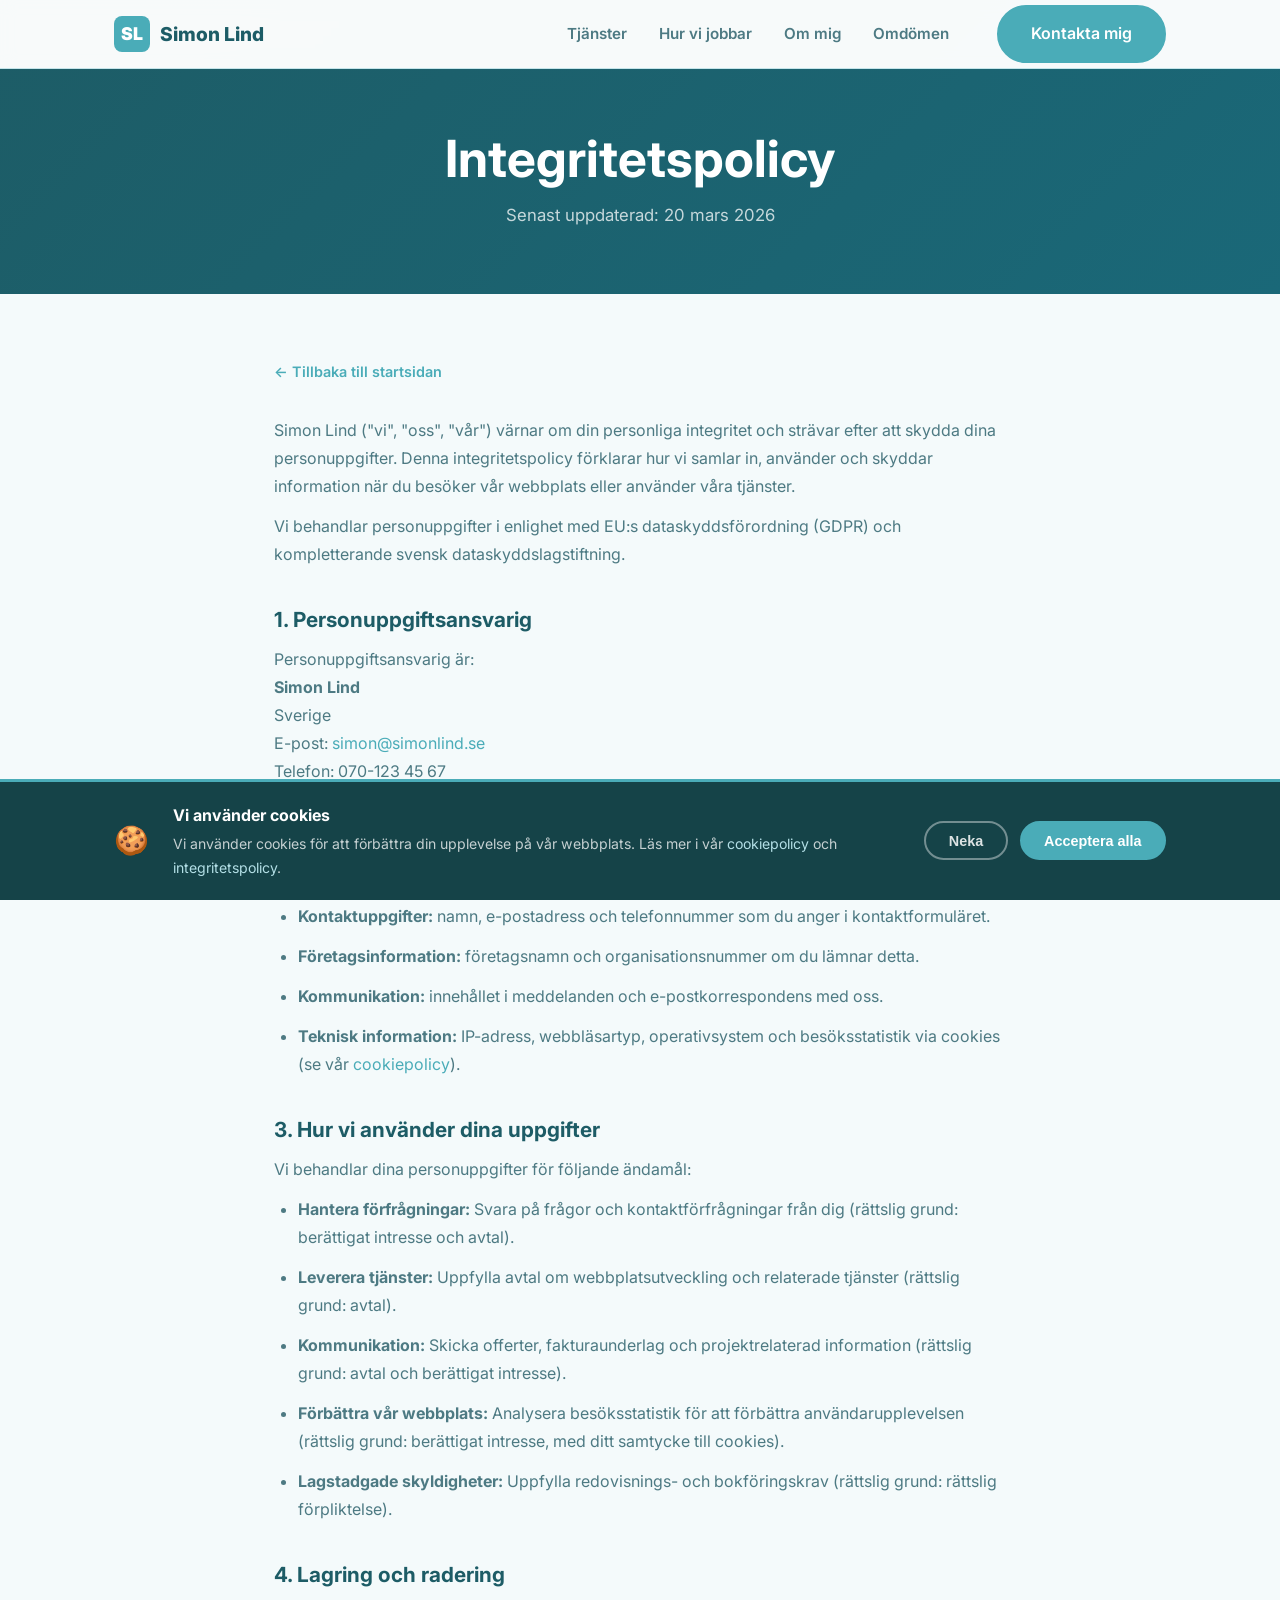
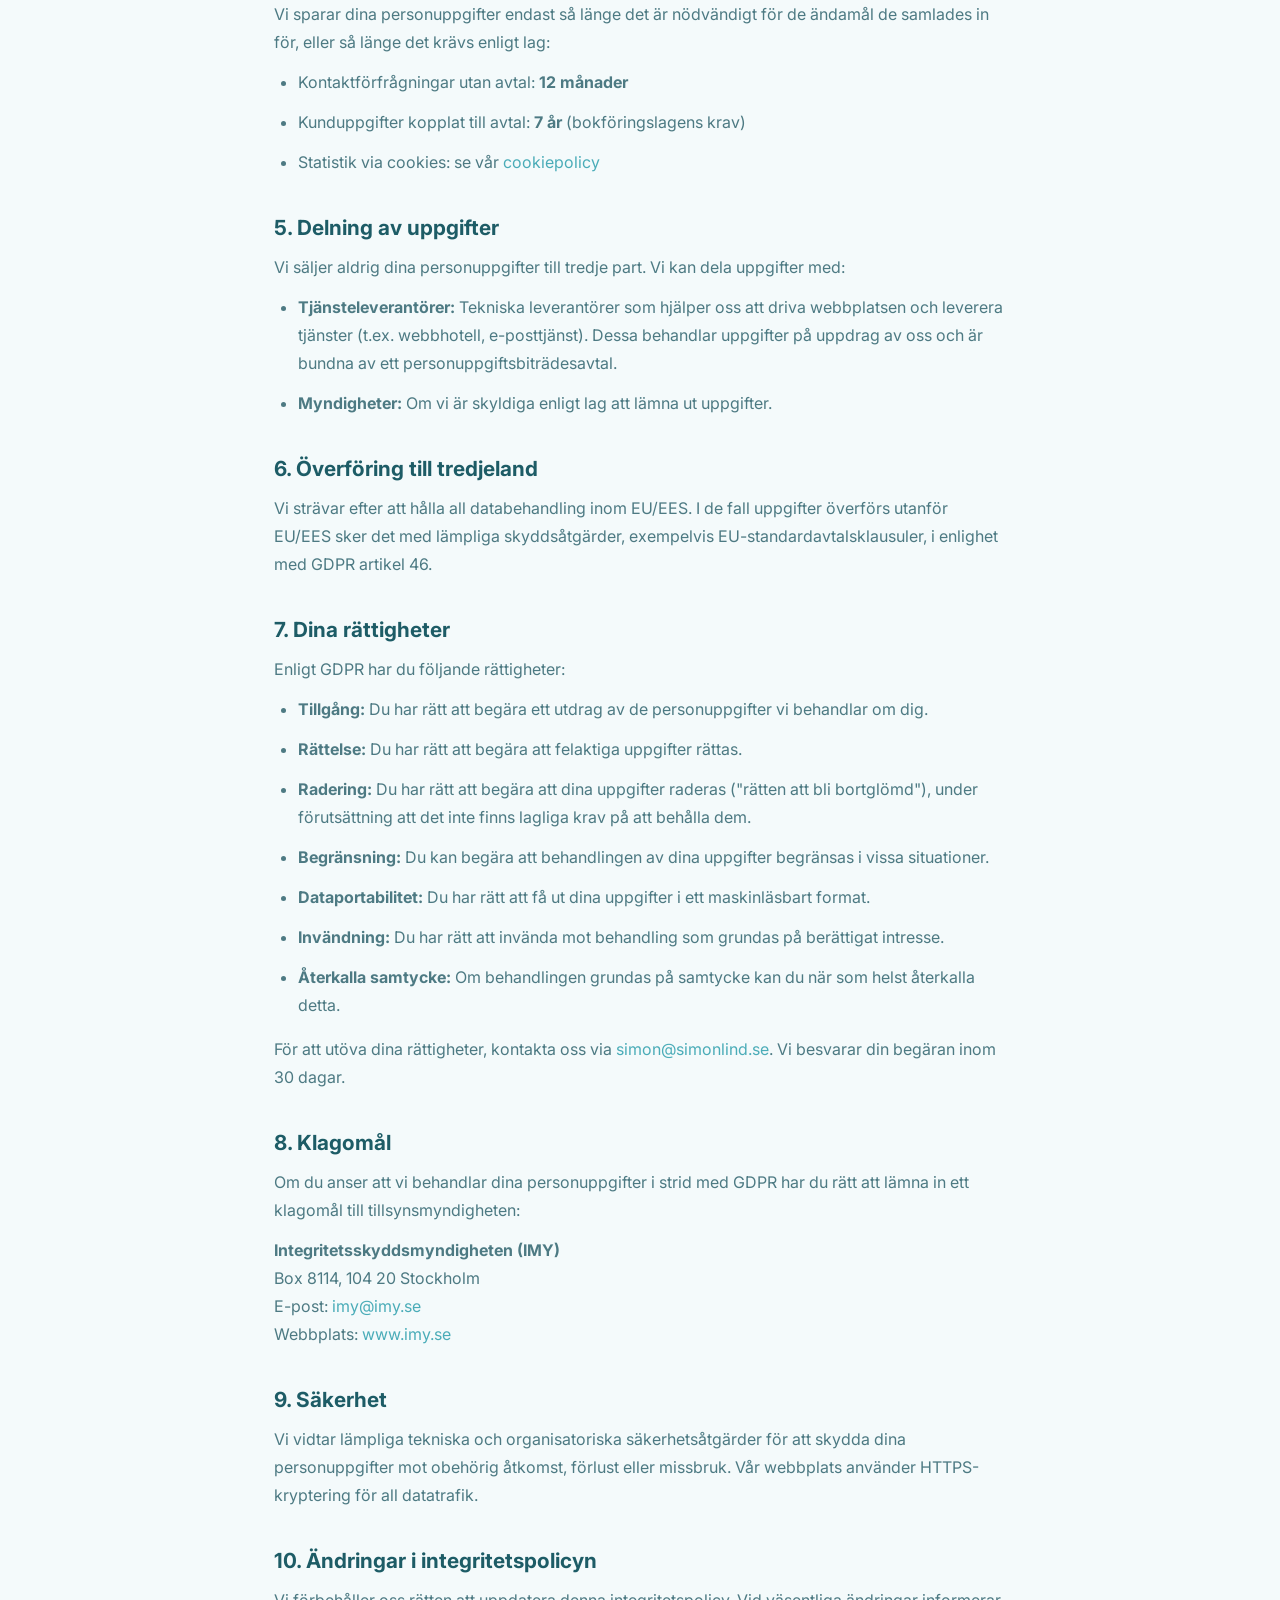
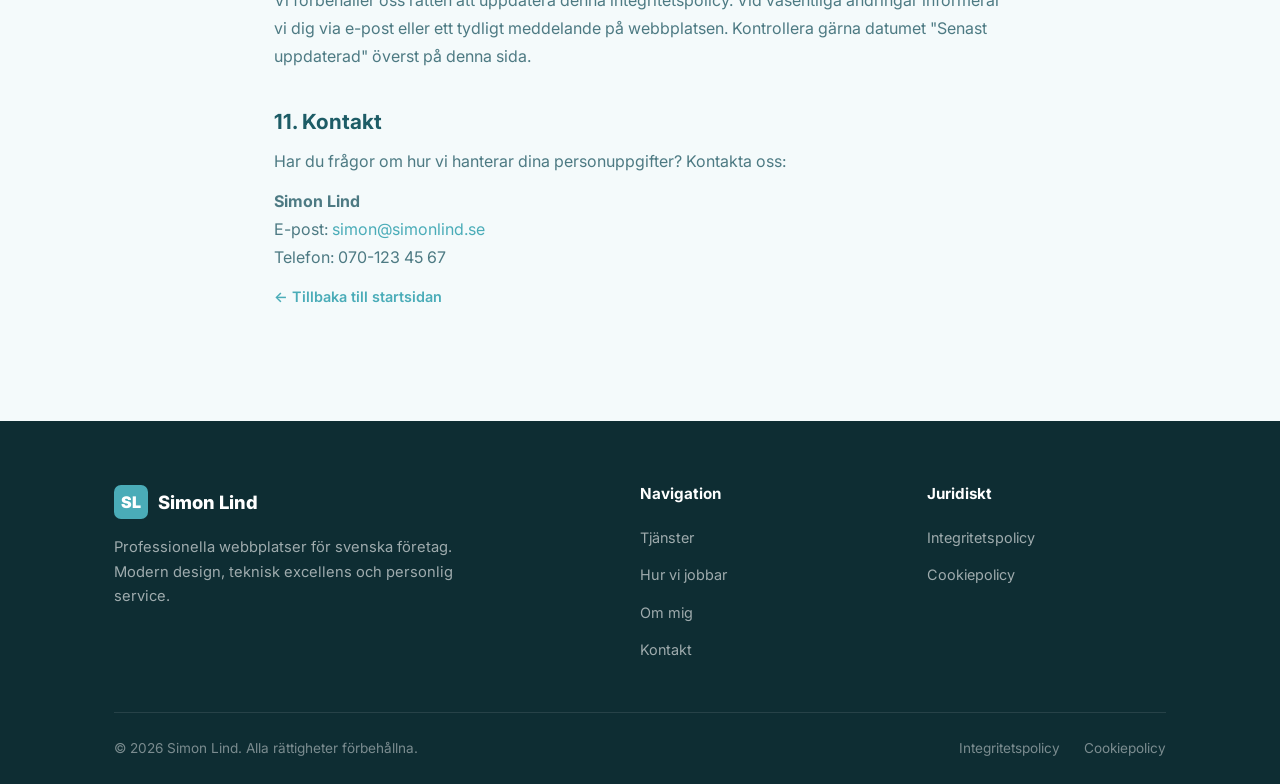
<file: integritetspolicy.html>
<!DOCTYPE html>
<html lang="sv">
<head>
  <meta charset="UTF-8" />
  <meta name="viewport" content="width=device-width, initial-scale=1.0" />
  <meta name="description" content="Integritetspolicy för Simon Lind – Professionella Webbplatser. Läs om hur vi hanterar dina personuppgifter." />
  <meta name="robots" content="noindex, follow" />
  <title>Integritetspolicy – Simon Lind</title>
  <link rel="preconnect" href="https://fonts.googleapis.com" />
  <link rel="preconnect" href="https://fonts.gstatic.com" crossorigin />
  <link href="https://fonts.googleapis.com/css2?family=Inter:wght@400;500;600;700;800&display=swap" rel="stylesheet" />
  <link rel="stylesheet" href="css/style.css" />
</head>
<body>

  <!-- ===================== HEADER ===================== -->
  <header class="header" role="banner">
    <div class="container">
      <div class="header__inner">
        <a href="index.html" class="header__logo" aria-label="Simon Lind – Startsida">
          <div class="header__logo-icon" aria-hidden="true">SL</div>
          Simon Lind
        </a>

        <nav class="nav" id="main-nav" role="navigation" aria-label="Huvudnavigation">
          <ul class="nav__list">
            <li><a href="index.html#tjanster" class="nav__link">Tjänster</a></li>
            <li><a href="index.html#process" class="nav__link">Hur vi jobbar</a></li>
            <li><a href="index.html#om-oss" class="nav__link">Om mig</a></li>
            <li><a href="index.html#omdomen" class="nav__link">Omdömen</a></li>
            <li>
              <a href="index.html#kontakt" class="btn btn--primary nav__cta">Kontakta mig</a>
            </li>
          </ul>
        </nav>

        <button class="hamburger" id="hamburger" aria-expanded="false" aria-controls="main-nav" aria-label="Öppna meny">
          <span></span>
          <span></span>
          <span></span>
        </button>
      </div>
    </div>
  </header>

  <!-- ===================== POLICY HERO ===================== -->
  <div class="policy-hero">
    <div class="container">
      <h1>Integritetspolicy</h1>
      <p>Senast uppdaterad: 20 mars 2026</p>
    </div>
  </div>

  <!-- ===================== POLICY CONTENT ===================== -->
  <main>
    <div class="policy-content">
      <a href="index.html" class="policy-back">← Tillbaka till startsidan</a>

      <p>
        Simon Lind ("vi", "oss", "vår") värnar om din personliga integritet och strävar efter att
        skydda dina personuppgifter. Denna integritetspolicy förklarar hur vi samlar in,
        använder och skyddar information när du besöker vår webbplats eller använder våra tjänster.
      </p>
      <p>
        Vi behandlar personuppgifter i enlighet med EU:s dataskyddsförordning (GDPR) och
        kompletterande svensk dataskyddslagstiftning.
      </p>

      <h2>1. Personuppgiftsansvarig</h2>
      <p>
        Personuppgiftsansvarig är:<br />
        <strong>Simon Lind</strong><br />
        Sverige<br />
        E-post: <a href="mailto:simon@simonlind.se">simon@simonlind.se</a><br />
        Telefon: 070-123 45 67
      </p>

      <h2>2. Vilka uppgifter vi samlar in</h2>
      <p>Vi kan samla in följande kategorier av personuppgifter:</p>
      <ul>
        <li><strong>Kontaktuppgifter:</strong> namn, e-postadress och telefonnummer som du anger i kontaktformuläret.</li>
        <li><strong>Företagsinformation:</strong> företagsnamn och organisationsnummer om du lämnar detta.</li>
        <li><strong>Kommunikation:</strong> innehållet i meddelanden och e-postkorrespondens med oss.</li>
        <li><strong>Teknisk information:</strong> IP-adress, webbläsartyp, operativsystem och besöksstatistik via cookies (se vår <a href="cookiepolicy.html">cookiepolicy</a>).</li>
      </ul>

      <h2>3. Hur vi använder dina uppgifter</h2>
      <p>Vi behandlar dina personuppgifter för följande ändamål:</p>
      <ul>
        <li><strong>Hantera förfrågningar:</strong> Svara på frågor och kontaktförfrågningar från dig (rättslig grund: berättigat intresse och avtal).</li>
        <li><strong>Leverera tjänster:</strong> Uppfylla avtal om webbplatsutveckling och relaterade tjänster (rättslig grund: avtal).</li>
        <li><strong>Kommunikation:</strong> Skicka offerter, fakturaunderlag och projektrelaterad information (rättslig grund: avtal och berättigat intresse).</li>
        <li><strong>Förbättra vår webbplats:</strong> Analysera besöksstatistik för att förbättra användarupplevelsen (rättslig grund: berättigat intresse, med ditt samtycke till cookies).</li>
        <li><strong>Lagstadgade skyldigheter:</strong> Uppfylla redovisnings- och bokföringskrav (rättslig grund: rättslig förpliktelse).</li>
      </ul>

      <h2>4. Lagring och radering</h2>
      <p>
        Vi sparar dina personuppgifter endast så länge det är nödvändigt för de ändamål
        de samlades in för, eller så länge det krävs enligt lag:
      </p>
      <ul>
        <li>Kontaktförfrågningar utan avtal: <strong>12 månader</strong></li>
        <li>Kunduppgifter kopplat till avtal: <strong>7 år</strong> (bokföringslagens krav)</li>
        <li>Statistik via cookies: se vår <a href="cookiepolicy.html">cookiepolicy</a></li>
      </ul>

      <h2>5. Delning av uppgifter</h2>
      <p>
        Vi säljer aldrig dina personuppgifter till tredje part. Vi kan dela uppgifter med:
      </p>
      <ul>
        <li><strong>Tjänsteleverantörer:</strong> Tekniska leverantörer som hjälper oss att driva webbplatsen och leverera tjänster (t.ex. webbhotell, e-posttjänst). Dessa behandlar uppgifter på uppdrag av oss och är bundna av ett personuppgiftsbiträdesavtal.</li>
        <li><strong>Myndigheter:</strong> Om vi är skyldiga enligt lag att lämna ut uppgifter.</li>
      </ul>

      <h2>6. Överföring till tredjeland</h2>
      <p>
        Vi strävar efter att hålla all databehandling inom EU/EES. I de fall uppgifter
        överförs utanför EU/EES sker det med lämpliga skyddsåtgärder, exempelvis
        EU-standardavtalsklausuler, i enlighet med GDPR artikel 46.
      </p>

      <h2>7. Dina rättigheter</h2>
      <p>Enligt GDPR har du följande rättigheter:</p>
      <ul>
        <li><strong>Tillgång:</strong> Du har rätt att begära ett utdrag av de personuppgifter vi behandlar om dig.</li>
        <li><strong>Rättelse:</strong> Du har rätt att begära att felaktiga uppgifter rättas.</li>
        <li><strong>Radering:</strong> Du har rätt att begära att dina uppgifter raderas ("rätten att bli bortglömd"), under förutsättning att det inte finns lagliga krav på att behålla dem.</li>
        <li><strong>Begränsning:</strong> Du kan begära att behandlingen av dina uppgifter begränsas i vissa situationer.</li>
        <li><strong>Dataportabilitet:</strong> Du har rätt att få ut dina uppgifter i ett maskinläsbart format.</li>
        <li><strong>Invändning:</strong> Du har rätt att invända mot behandling som grundas på berättigat intresse.</li>
        <li><strong>Återkalla samtycke:</strong> Om behandlingen grundas på samtycke kan du när som helst återkalla detta.</li>
      </ul>
      <p>
        För att utöva dina rättigheter, kontakta oss via
        <a href="mailto:simon@simonlind.se">simon@simonlind.se</a>.
        Vi besvarar din begäran inom 30 dagar.
      </p>

      <h2>8. Klagomål</h2>
      <p>
        Om du anser att vi behandlar dina personuppgifter i strid med GDPR har du rätt
        att lämna in ett klagomål till tillsynsmyndigheten:
      </p>
      <p>
        <strong>Integritetsskyddsmyndigheten (IMY)</strong><br />
        Box 8114, 104 20 Stockholm<br />
        E-post: <a href="mailto:imy@imy.se">imy@imy.se</a><br />
        Webbplats: <a href="https://www.imy.se" target="_blank" rel="noopener noreferrer">www.imy.se</a>
      </p>

      <h2>9. Säkerhet</h2>
      <p>
        Vi vidtar lämpliga tekniska och organisatoriska säkerhetsåtgärder för att skydda
        dina personuppgifter mot obehörig åtkomst, förlust eller missbruk. Vår webbplats
        använder HTTPS-kryptering för all datatrafik.
      </p>

      <h2>10. Ändringar i integritetspolicyn</h2>
      <p>
        Vi förbehåller oss rätten att uppdatera denna integritetspolicy. Vid väsentliga
        ändringar informerar vi dig via e-post eller ett tydligt meddelande på webbplatsen.
        Kontrollera gärna datumet "Senast uppdaterad" överst på denna sida.
      </p>

      <h2>11. Kontakt</h2>
      <p>
        Har du frågor om hur vi hanterar dina personuppgifter? Kontakta oss:
      </p>
      <p>
        <strong>Simon Lind</strong><br />
        E-post: <a href="mailto:simon@simonlind.se">simon@simonlind.se</a><br />
        Telefon: 070-123 45 67
      </p>

      <a href="index.html" class="policy-back">← Tillbaka till startsidan</a>
    </div>
  </main>

  <!-- ===================== FOOTER ===================== -->
  <footer class="footer" role="contentinfo">
    <div class="container">
      <div class="footer__grid">
        <div class="footer__brand">
          <a href="index.html" class="footer__logo" aria-label="Simon Lind – Startsida">
            <div class="footer__logo-icon" aria-hidden="true">SL</div>
            Simon Lind
          </a>
          <p>
            Professionella webbplatser för svenska företag. Modern design,
            teknisk excellens och personlig service.
          </p>
        </div>

        <nav class="footer__col" aria-label="Sidnavigation">
          <h4>Navigation</h4>
          <ul class="footer__links">
            <li><a href="index.html#tjanster">Tjänster</a></li>
            <li><a href="index.html#process">Hur vi jobbar</a></li>
            <li><a href="index.html#om-oss">Om mig</a></li>
            <li><a href="index.html#kontakt">Kontakt</a></li>
          </ul>
        </nav>

        <nav class="footer__col" aria-label="Juridisk information">
          <h4>Juridiskt</h4>
          <ul class="footer__links">
            <li><a href="integritetspolicy.html" aria-current="page">Integritetspolicy</a></li>
            <li><a href="cookiepolicy.html">Cookiepolicy</a></li>
          </ul>
        </nav>
      </div>

      <div class="footer__bottom">
        <p>© <span id="year"></span> Simon Lind. Alla rättigheter förbehållna.</p>
        <nav class="footer__bottom-links" aria-label="Juridiska sidor">
          <a href="integritetspolicy.html" aria-current="page">Integritetspolicy</a>
          <a href="cookiepolicy.html">Cookiepolicy</a>
        </nav>
      </div>
    </div>
  </footer>

  <!-- ===================== COOKIE BANNER ===================== -->
  <div class="cookie-banner" role="dialog" aria-label="Cookiesamtycke" aria-describedby="cookie-desc">
    <div class="container">
      <div class="cookie-banner__inner">
        <div class="cookie-banner__icon" aria-hidden="true">🍪</div>
        <div class="cookie-banner__text" id="cookie-desc">
          <strong>Vi använder cookies</strong>
          <p>
            Vi använder cookies för att förbättra din upplevelse på vår webbplats.
            Läs mer i vår <a href="cookiepolicy.html">cookiepolicy</a> och
            <a href="integritetspolicy.html">integritetspolicy</a>.
          </p>
        </div>
        <div class="cookie-banner__actions">
          <button class="cookie-btn cookie-btn--decline">Neka</button>
          <button class="cookie-btn cookie-btn--accept">Acceptera alla</button>
        </div>
      </div>
    </div>
  </div>

  <script src="js/main.js"></script>
  <script>
    document.getElementById('year').textContent = new Date().getFullYear();
  </script>
</body>
</html>
</file>
<file: css/style.css>
/* =========================================
   Simon Lind – Professionella Webbplatser
   Main Stylesheet
   ========================================= */

/* === Reset & Base === */
*, *::before, *::after {
  box-sizing: border-box;
  margin: 0;
  padding: 0;
}

:root {
  --color-primary: #1d5c66;
  --color-primary-dark: #154348;
  --color-accent: #4aacb8;
  --color-accent-light: #b3dfe6;
  --color-bg: #f4fafb;
  --color-bg-card: #ffffff;
  --color-text: #1a3638;
  --color-text-muted: #4d7a83;
  --color-border: #c5e5ea;
  --color-white: #ffffff;
  --color-footer-bg: #0e2d33;
  --color-gold: #d4a520;
  --radius: 10px;
  --radius-lg: 18px;
  --shadow-sm: 0 2px 8px rgba(29,92,102,0.08);
  --shadow-md: 0 6px 24px rgba(29,92,102,0.13);
  --shadow-lg: 0 16px 48px rgba(29,92,102,0.18);
  --transition: 0.25s ease;
  --max-width: 1100px;
  --font-sans: 'Inter', 'Segoe UI', Arial, sans-serif;
}

html {
  scroll-behavior: smooth;
  font-size: 16px;
}

body {
  font-family: var(--font-sans);
  background: var(--color-bg);
  color: var(--color-text);
  line-height: 1.7;
  -webkit-font-smoothing: antialiased;
}

a {
  color: var(--color-accent);
  text-decoration: none;
  transition: color var(--transition);
}
a:hover {
  color: var(--color-primary);
}

img {
  max-width: 100%;
  display: block;
}

ul {
  list-style: none;
}

/* === Typography === */
h1, h2, h3, h4 {
  font-weight: 700;
  line-height: 1.2;
  color: var(--color-primary);
}

h1 { font-size: clamp(2rem, 5vw, 3.2rem); }
h2 { font-size: clamp(1.5rem, 3.5vw, 2.2rem); }
h3 { font-size: clamp(1.1rem, 2.5vw, 1.35rem); }

p {
  color: var(--color-text-muted);
  font-size: 1.05rem;
}

/* === Layout Helpers === */
.container {
  max-width: var(--max-width);
  margin: 0 auto;
  padding: 0 1.5rem;
}

.section {
  padding: 5rem 0;
}

.section--alt {
  background: var(--color-bg-card);
}

.section__header {
  text-align: center;
  margin-bottom: 3rem;
}

.section__header p {
  margin-top: 0.75rem;
  font-size: 1.1rem;
  max-width: 600px;
  margin-left: auto;
  margin-right: auto;
}

.section__badge {
  display: inline-block;
  background: var(--color-accent-light);
  color: var(--color-primary);
  font-size: 0.78rem;
  font-weight: 700;
  letter-spacing: 0.12em;
  text-transform: uppercase;
  padding: 0.3rem 0.9rem;
  border-radius: 100px;
  margin-bottom: 0.75rem;
}

/* === Buttons === */
.btn {
  display: inline-flex;
  align-items: center;
  gap: 0.5rem;
  padding: 0.85rem 2rem;
  border-radius: 100px;
  font-size: 1rem;
  font-weight: 600;
  cursor: pointer;
  transition: all var(--transition);
  border: 2px solid transparent;
  text-decoration: none;
  white-space: nowrap;
}

.btn--primary {
  background: var(--color-accent);
  color: var(--color-white);
  border-color: var(--color-accent);
}
.btn--primary:hover {
  background: var(--color-primary);
  border-color: var(--color-primary);
  color: var(--color-white);
  transform: translateY(-2px);
  box-shadow: var(--shadow-md);
}

.btn--outline {
  background: transparent;
  color: var(--color-white);
  border-color: rgba(255,255,255,0.7);
}
.btn--outline:hover {
  background: var(--color-white);
  color: var(--color-primary);
  border-color: var(--color-white);
  transform: translateY(-2px);
}

.btn--secondary {
  background: var(--color-primary);
  color: var(--color-white);
  border-color: var(--color-primary);
}
.btn--secondary:hover {
  background: var(--color-primary-dark);
  border-color: var(--color-primary-dark);
  color: var(--color-white);
  transform: translateY(-2px);
  box-shadow: var(--shadow-md);
}

/* === Header / Navbar === */
.header {
  position: fixed;
  top: 0;
  left: 0;
  right: 0;
  z-index: 1000;
  background: rgba(255,255,255,0.97);
  border-bottom: 1px solid var(--color-border);
  backdrop-filter: blur(8px);
  -webkit-backdrop-filter: blur(8px);
  transition: box-shadow var(--transition);
}

.header.scrolled {
  box-shadow: var(--shadow-md);
}

.header__inner {
  display: flex;
  align-items: center;
  justify-content: space-between;
  height: 68px;
}

.header__logo {
  display: flex;
  align-items: center;
  gap: 0.6rem;
  font-weight: 800;
  font-size: 1.2rem;
  color: var(--color-primary);
  text-decoration: none;
}

.header__logo-icon {
  width: 36px;
  height: 36px;
  background: var(--color-accent);
  border-radius: 8px;
  display: flex;
  align-items: center;
  justify-content: center;
  color: white;
  font-size: 1.1rem;
  font-weight: 900;
  flex-shrink: 0;
}

.header__logo-img {
  width: 40px;
  height: 40px;
  object-fit: contain;
  flex-shrink: 0;
}

.nav__list {
  display: flex;
  align-items: center;
  gap: 2rem;
}

.nav__link {
  font-size: 0.95rem;
  font-weight: 600;
  color: var(--color-text-muted);
  text-decoration: none;
  transition: color var(--transition);
  position: relative;
}
.nav__link::after {
  content: '';
  position: absolute;
  bottom: -3px;
  left: 0;
  width: 0;
  height: 2px;
  background: var(--color-accent);
  transition: width var(--transition);
}
.nav__link:hover,
.nav__link.active {
  color: var(--color-primary);
}
.nav__link:hover::after,
.nav__link.active::after {
  width: 100%;
}

.nav__cta {
  margin-left: 1rem;
}

.hamburger {
  display: none;
  flex-direction: column;
  justify-content: center;
  gap: 5px;
  width: 40px;
  height: 40px;
  background: none;
  border: none;
  cursor: pointer;
  padding: 6px;
  border-radius: 8px;
  transition: background var(--transition);
}
.hamburger:hover {
  background: var(--color-border);
}
.hamburger span {
  display: block;
  width: 100%;
  height: 2px;
  background: var(--color-primary);
  border-radius: 2px;
  transition: all var(--transition);
}
.hamburger.open span:nth-child(1) {
  transform: translateY(7px) rotate(45deg);
}
.hamburger.open span:nth-child(2) {
  opacity: 0;
  transform: scaleX(0);
}
.hamburger.open span:nth-child(3) {
  transform: translateY(-7px) rotate(-45deg);
}

/* === Hero === */
.hero {
  min-height: 100vh;
  background: linear-gradient(135deg, var(--color-primary) 0%, #1a6878 55%, var(--color-accent) 100%);
  display: flex;
  align-items: center;
  padding-top: 68px;
  position: relative;
  overflow: hidden;
}

.hero::before {
  content: '';
  position: absolute;
  inset: 0;
  background: url("data:image/svg+xml,%3Csvg width='60' height='60' viewBox='0 0 60 60' xmlns='http://www.w3.org/2000/svg'%3E%3Cg fill='none' fill-rule='evenodd'%3E%3Cg fill='%23ffffff' fill-opacity='0.03'%3E%3Cpath d='M36 34v-4h-2v4h-4v2h4v4h2v-4h4v-2h-4zm0-30V0h-2v4h-4v2h4v4h2V6h4V4h-4zM6 34v-4H4v4H0v2h4v4h2v-4h4v-2H6zM6 4V0H4v4H0v2h4v4h2V6h4V4H6z'/%3E%3C/g%3E%3C/g%3E%3C/svg%3E");
  pointer-events: none;
}

.hero__blob {
  position: absolute;
  border-radius: 50%;
  filter: blur(80px);
  opacity: 0.15;
  pointer-events: none;
}
.hero__blob--1 {
  width: 500px;
  height: 500px;
  background: #b3dfe6;
  top: -100px;
  right: -100px;
}
.hero__blob--2 {
  width: 350px;
  height: 350px;
  background: #4aacb8;
  bottom: -80px;
  left: 10%;
}

.hero__content {
  position: relative;
  z-index: 1;
  max-width: 680px;
}

.hero__badge {
  display: inline-flex;
  align-items: center;
  gap: 0.5rem;
  background: rgba(255,255,255,0.15);
  backdrop-filter: blur(4px);
  color: var(--color-white);
  font-size: 0.82rem;
  font-weight: 600;
  letter-spacing: 0.08em;
  text-transform: uppercase;
  padding: 0.4rem 1rem;
  border-radius: 100px;
  border: 1px solid rgba(255,255,255,0.25);
  margin-bottom: 1.5rem;
}

.hero__badge-dot {
  width: 8px;
  height: 8px;
  background: #4ade80;
  border-radius: 50%;
  animation: pulse 2s infinite;
}

@keyframes pulse {
  0%, 100% { opacity: 1; transform: scale(1); }
  50% { opacity: 0.6; transform: scale(0.8); }
}

.hero h1 {
  color: var(--color-white);
  margin-bottom: 1.25rem;
}

.hero h1 span {
  color: var(--color-accent-light);
}

.hero__lead {
  color: rgba(255,255,255,0.85);
  font-size: 1.2rem;
  margin-bottom: 2.5rem;
  max-width: 520px;
}

.hero__actions {
  display: flex;
  gap: 1rem;
  flex-wrap: wrap;
}

.hero__stats {
  display: flex;
  gap: 2.5rem;
  margin-top: 4rem;
  flex-wrap: wrap;
}

.hero__stat {
  text-align: left;
}

.hero__stat-number {
  font-size: 2rem;
  font-weight: 800;
  color: var(--color-white);
  line-height: 1;
}

.hero__stat-label {
  font-size: 0.85rem;
  color: rgba(255,255,255,0.7);
  margin-top: 0.25rem;
}

/* === Services === */
.services__grid {
  display: grid;
  grid-template-columns: repeat(auto-fit, minmax(280px, 1fr));
  gap: 1.75rem;
}

.service-card {
  background: var(--color-bg-card);
  border: 1px solid var(--color-border);
  border-radius: var(--radius-lg);
  padding: 2rem;
  transition: all var(--transition);
  position: relative;
  overflow: hidden;
}
.service-card::before {
  content: '';
  position: absolute;
  top: 0;
  left: 0;
  right: 0;
  height: 3px;
  background: linear-gradient(90deg, var(--color-accent), var(--color-primary));
  opacity: 0;
  transition: opacity var(--transition);
}
.service-card:hover {
  transform: translateY(-6px);
  box-shadow: var(--shadow-lg);
  border-color: var(--color-accent-light);
}
.service-card:hover::before {
  opacity: 1;
}

.service-card__icon {
  width: 56px;
  height: 56px;
  background: linear-gradient(135deg, var(--color-accent-light), #d6eaf8);
  border-radius: 14px;
  display: flex;
  align-items: center;
  justify-content: center;
  font-size: 1.6rem;
  margin-bottom: 1.25rem;
}

.service-card h3 {
  margin-bottom: 0.75rem;
}

.service-card p {
  font-size: 0.97rem;
  line-height: 1.65;
}

.service-card__features {
  margin-top: 1.25rem;
  display: flex;
  flex-direction: column;
  gap: 0.4rem;
}

.service-card__feature {
  display: flex;
  align-items: center;
  gap: 0.5rem;
  font-size: 0.9rem;
  color: var(--color-text-muted);
}

.service-card__feature::before {
  content: '✓';
  color: var(--color-accent);
  font-weight: 700;
  flex-shrink: 0;
}

/* === Process === */
.process__steps {
  display: grid;
  grid-template-columns: repeat(auto-fit, minmax(220px, 1fr));
  gap: 2rem;
  position: relative;
}

.process__step {
  text-align: center;
  padding: 2rem 1.5rem;
}

.process__step-number {
  width: 56px;
  height: 56px;
  background: linear-gradient(135deg, var(--color-accent), var(--color-primary));
  color: white;
  border-radius: 50%;
  display: flex;
  align-items: center;
  justify-content: center;
  font-size: 1.25rem;
  font-weight: 800;
  margin: 0 auto 1.25rem;
  box-shadow: 0 4px 16px rgba(46,134,193,0.35);
}

.process__step h3 {
  margin-bottom: 0.6rem;
}

/* === About === */
.about__grid {
  display: grid;
  grid-template-columns: 1fr 1fr;
  gap: 4rem;
  align-items: center;
}

.about__visual {
  position: relative;
}

.about__img-wrap {
  background: linear-gradient(135deg, var(--color-accent-light), var(--color-border));
  border-radius: var(--radius-lg);
  height: 420px;
  display: flex;
  align-items: center;
  justify-content: center;
  overflow: hidden;
}

.about__avatar {
  width: 120px;
  height: 120px;
  background: linear-gradient(135deg, var(--color-accent), var(--color-primary));
  border-radius: 50%;
  display: flex;
  align-items: center;
  justify-content: center;
  font-size: 3rem;
  font-weight: 800;
  color: white;
  box-shadow: var(--shadow-lg);
}

.about__card {
  position: absolute;
  bottom: -20px;
  right: -20px;
  background: white;
  border-radius: var(--radius);
  padding: 1rem 1.25rem;
  box-shadow: var(--shadow-md);
  display: flex;
  align-items: center;
  gap: 0.75rem;
  border: 1px solid var(--color-border);
}

.about__card-icon {
  font-size: 1.5rem;
}

.about__card-text strong {
  display: block;
  font-size: 1rem;
  color: var(--color-primary);
}

.about__card-text span {
  font-size: 0.8rem;
  color: var(--color-text-muted);
}

.about__content h2 {
  margin-bottom: 1.25rem;
}

.about__content p {
  margin-bottom: 1rem;
}

.about__values {
  display: grid;
  grid-template-columns: 1fr 1fr;
  gap: 1rem;
  margin-top: 1.75rem;
}

.about__value {
  display: flex;
  align-items: flex-start;
  gap: 0.6rem;
}

.about__value-icon {
  width: 32px;
  height: 32px;
  background: var(--color-accent-light);
  border-radius: 8px;
  display: flex;
  align-items: center;
  justify-content: center;
  font-size: 1rem;
  flex-shrink: 0;
  margin-top: 2px;
}

.about__value-text strong {
  display: block;
  font-size: 0.9rem;
  color: var(--color-text);
  margin-bottom: 0.15rem;
}

.about__value-text span {
  font-size: 0.82rem;
  color: var(--color-text-muted);
}

/* === Testimonials === */
.testimonials__grid {
  display: grid;
  grid-template-columns: repeat(auto-fit, minmax(300px, 1fr));
  gap: 1.75rem;
}

.testimonial-card {
  background: var(--color-bg-card);
  border: 1px solid var(--color-border);
  border-radius: var(--radius-lg);
  padding: 2rem;
  transition: box-shadow var(--transition);
}

.testimonial-card:hover {
  box-shadow: var(--shadow-md);
}

.testimonial-card__stars {
  color: var(--color-gold);
  font-size: 1.1rem;
  letter-spacing: 0.1em;
  margin-bottom: 1rem;
}

.testimonial-card__text {
  font-style: italic;
  color: var(--color-text-muted);
  margin-bottom: 1.25rem;
  line-height: 1.7;
}

.testimonial-card__author {
  display: flex;
  align-items: center;
  gap: 0.75rem;
}

.testimonial-card__avatar {
  width: 44px;
  height: 44px;
  border-radius: 50%;
  background: linear-gradient(135deg, var(--color-accent), var(--color-primary));
  display: flex;
  align-items: center;
  justify-content: center;
  color: white;
  font-weight: 700;
  font-size: 1rem;
  flex-shrink: 0;
}

.testimonial-card__name {
  font-weight: 700;
  font-size: 0.95rem;
  color: var(--color-text);
}

.testimonial-card__role {
  font-size: 0.8rem;
  color: var(--color-text-muted);
}

/* === Contact === */
.contact__grid {
  display: grid;
  grid-template-columns: 1fr 1.6fr;
  gap: 4rem;
  align-items: start;
}

.contact__info h2 {
  margin-bottom: 1rem;
}

.contact__info p {
  margin-bottom: 2rem;
}

.contact__methods {
  display: flex;
  flex-direction: column;
  gap: 1rem;
}

.contact__method {
  display: flex;
  align-items: center;
  gap: 0.875rem;
  padding: 1rem 1.25rem;
  background: var(--color-bg-card);
  border: 1px solid var(--color-border);
  border-radius: var(--radius);
  transition: all var(--transition);
  text-decoration: none;
  color: var(--color-text);
}

.contact__method:hover {
  border-color: var(--color-accent);
  box-shadow: var(--shadow-sm);
  transform: translateX(4px);
  color: var(--color-text);
}

.contact__method-icon {
  width: 40px;
  height: 40px;
  background: var(--color-accent-light);
  border-radius: 10px;
  display: flex;
  align-items: center;
  justify-content: center;
  font-size: 1.1rem;
  flex-shrink: 0;
}

.contact__method-label {
  font-size: 0.78rem;
  color: var(--color-text-muted);
  display: block;
}

.contact__method-value {
  font-size: 0.95rem;
  font-weight: 600;
  color: var(--color-primary);
}

/* === Form === */
.form {
  background: var(--color-bg-card);
  border: 1px solid var(--color-border);
  border-radius: var(--radius-lg);
  padding: 2.5rem;
  box-shadow: var(--shadow-sm);
}

.form__group {
  margin-bottom: 1.25rem;
}

.form__label {
  display: block;
  font-size: 0.9rem;
  font-weight: 600;
  color: var(--color-text);
  margin-bottom: 0.4rem;
}

.form__input,
.form__textarea,
.form__select {
  width: 100%;
  padding: 0.8rem 1rem;
  border: 1.5px solid var(--color-border);
  border-radius: var(--radius);
  font-size: 0.97rem;
  font-family: var(--font-sans);
  color: var(--color-text);
  background: var(--color-bg);
  transition: border-color var(--transition), box-shadow var(--transition);
  outline: none;
}

.form__input:focus,
.form__textarea:focus,
.form__select:focus {
  border-color: var(--color-accent);
  box-shadow: 0 0 0 3px rgba(46,134,193,0.15);
  background: white;
}

.form__textarea {
  resize: vertical;
  min-height: 130px;
}

.form__row {
  display: grid;
  grid-template-columns: 1fr 1fr;
  gap: 1rem;
}

.form__submit {
  width: 100%;
  justify-content: center;
}

.form__success {
  display: none;
  background: #d1fae5;
  border: 1px solid #6ee7b7;
  border-radius: var(--radius);
  padding: 1rem 1.25rem;
  color: #065f46;
  font-weight: 600;
  margin-top: 1rem;
  align-items: center;
  gap: 0.5rem;
}

.form__success.visible {
  display: flex;
}

/* === Cookie Banner === */
.cookie-banner {
  position: fixed;
  bottom: 0;
  left: 0;
  right: 0;
  z-index: 2000;
  background: var(--color-primary-dark);
  color: white;
  padding: 1.25rem 0;
  transform: translateY(100%);
  transition: transform 0.4s ease;
  border-top: 3px solid var(--color-accent);
}

.cookie-banner.visible {
  transform: translateY(0);
}

.cookie-banner__inner {
  display: flex;
  align-items: center;
  gap: 1.5rem;
  flex-wrap: wrap;
}

.cookie-banner__icon {
  font-size: 1.75rem;
  flex-shrink: 0;
}

.cookie-banner__text {
  flex: 1;
  min-width: 200px;
}

.cookie-banner__text strong {
  display: block;
  margin-bottom: 0.2rem;
  font-size: 1rem;
}

.cookie-banner__text p {
  font-size: 0.88rem;
  color: rgba(255,255,255,0.75);
  margin: 0;
}

.cookie-banner__text a {
  color: var(--color-accent-light);
}

.cookie-banner__actions {
  display: flex;
  gap: 0.75rem;
  flex-shrink: 0;
  flex-wrap: wrap;
}

.cookie-btn {
  padding: 0.6rem 1.4rem;
  border-radius: 100px;
  font-size: 0.9rem;
  font-weight: 600;
  cursor: pointer;
  transition: all var(--transition);
  border: 2px solid transparent;
}

.cookie-btn--accept {
  background: var(--color-accent);
  color: white;
  border-color: var(--color-accent);
}
.cookie-btn--accept:hover {
  background: #3d96a3;
  border-color: #3d96a3;
}

.cookie-btn--decline {
  background: transparent;
  color: rgba(255,255,255,0.85);
  border-color: rgba(255,255,255,0.4);
}
.cookie-btn--decline:hover {
  border-color: rgba(255,255,255,0.8);
  color: white;
}

/* === Footer === */
.footer {
  background: var(--color-footer-bg);
  color: rgba(255,255,255,0.75);
  padding: 4rem 0 0;
}

.footer__grid {
  display: grid;
  grid-template-columns: 2fr 1fr 1fr;
  gap: 3rem;
  padding-bottom: 3rem;
  border-bottom: 1px solid rgba(255,255,255,0.1);
}

.footer__brand {
  max-width: 340px;
}

.footer__logo {
  display: flex;
  align-items: center;
  gap: 0.6rem;
  font-weight: 800;
  font-size: 1.15rem;
  color: white;
  margin-bottom: 1rem;
  text-decoration: none;
}

.footer__logo-icon {
  width: 34px;
  height: 34px;
  background: var(--color-accent);
  border-radius: 7px;
  display: flex;
  align-items: center;
  justify-content: center;
  color: white;
  font-size: 1rem;
  font-weight: 900;
}

.footer__logo-img {
  width: 36px;
  height: 36px;
  object-fit: contain;
  flex-shrink: 0;
  filter: brightness(0) invert(1);
}

.footer__brand p {
  color: rgba(255,255,255,0.6);
  font-size: 0.92rem;
  line-height: 1.65;
}

.footer__col h4 {
  color: white;
  font-size: 0.95rem;
  margin-bottom: 1.25rem;
}

.footer__links {
  display: flex;
  flex-direction: column;
  gap: 0.65rem;
}

.footer__links a {
  font-size: 0.9rem;
  color: rgba(255,255,255,0.6);
  text-decoration: none;
  transition: color var(--transition);
}
.footer__links a:hover {
  color: white;
}

.footer__bottom {
  display: flex;
  align-items: center;
  justify-content: space-between;
  padding: 1.5rem 0;
  flex-wrap: wrap;
  gap: 1rem;
}

.footer__bottom p {
  font-size: 0.85rem;
  color: rgba(255,255,255,0.45);
  margin: 0;
}

.footer__bottom-links {
  display: flex;
  gap: 1.5rem;
}

.footer__bottom-links a {
  font-size: 0.85rem;
  color: rgba(255,255,255,0.45);
  text-decoration: none;
  transition: color var(--transition);
}
.footer__bottom-links a:hover {
  color: rgba(255,255,255,0.85);
}

/* === Policy Pages === */
.policy-hero {
  background: linear-gradient(135deg, var(--color-primary) 0%, #1a6878 100%);
  padding: 8rem 0 4rem;
  text-align: center;
  color: white;
}

.policy-hero h1 {
  color: white;
  margin-bottom: 0.75rem;
}

.policy-hero p {
  color: rgba(255,255,255,0.75);
  font-size: 1.05rem;
}

.policy-content {
  max-width: 780px;
  margin: 0 auto;
  padding: 4rem 1.5rem 5rem;
}

.policy-content h2 {
  margin-top: 2.5rem;
  margin-bottom: 0.75rem;
  font-size: 1.3rem;
}

.policy-content h3 {
  margin-top: 1.5rem;
  margin-bottom: 0.5rem;
  font-size: 1.1rem;
}

.policy-content p,
.policy-content li {
  margin-bottom: 0.75rem;
  color: var(--color-text-muted);
  font-size: 1rem;
  line-height: 1.75;
}

.policy-content ul {
  list-style: disc;
  padding-left: 1.5rem;
  margin-bottom: 1rem;
}

.policy-content table {
  width: 100%;
  border-collapse: collapse;
  margin: 1.25rem 0;
  font-size: 0.92rem;
}

.policy-content th,
.policy-content td {
  border: 1px solid var(--color-border);
  padding: 0.65rem 0.875rem;
  text-align: left;
}

.policy-content th {
  background: var(--color-bg);
  font-weight: 700;
  color: var(--color-text);
}

.policy-content td {
  color: var(--color-text-muted);
}

.policy-back {
  display: inline-flex;
  align-items: center;
  gap: 0.4rem;
  margin-bottom: 2rem;
  font-size: 0.9rem;
  font-weight: 600;
  color: var(--color-accent);
}
.policy-back:hover {
  color: var(--color-primary);
}

/* === Mobile Menu === */
@media (max-width: 900px) {
  .nav {
    position: fixed;
    top: 68px;
    left: 0;
    right: 0;
    background: white;
    border-bottom: 1px solid var(--color-border);
    padding: 1.5rem;
    transform: translateY(-110%);
    opacity: 0;
    transition: all var(--transition);
    box-shadow: var(--shadow-md);
  }

  .nav.open {
    transform: translateY(0);
    opacity: 1;
  }

  .nav__list {
    flex-direction: column;
    align-items: flex-start;
    gap: 0.25rem;
  }

  .nav__link {
    font-size: 1.05rem;
    padding: 0.65rem 0;
    display: block;
    width: 100%;
  }

  .nav__cta {
    margin-left: 0;
    margin-top: 1rem;
  }

  .nav__cta .btn {
    width: 100%;
    justify-content: center;
  }

  .hamburger {
    display: flex;
  }
}

/* === Responsive === */
@media (max-width: 768px) {
  .section {
    padding: 3.5rem 0;
  }

  .hero__stats {
    gap: 1.75rem;
  }

  .about__grid {
    grid-template-columns: 1fr;
    gap: 2.5rem;
  }

  .about__visual {
    order: -1;
  }

  .about__img-wrap {
    height: 280px;
  }

  .about__card {
    right: 0;
    bottom: -15px;
  }

  .about__values {
    grid-template-columns: 1fr;
  }

  .contact__grid {
    grid-template-columns: 1fr;
    gap: 2.5rem;
  }

  .form__row {
    grid-template-columns: 1fr;
  }

  .footer__grid {
    grid-template-columns: 1fr;
    gap: 2rem;
  }

  .footer__brand {
    max-width: 100%;
  }

  .footer__bottom {
    flex-direction: column;
    text-align: center;
  }
}

@media (max-width: 520px) {
  .hero__actions {
    flex-direction: column;
  }

  .hero__actions .btn {
    width: 100%;
    justify-content: center;
  }

  .cookie-banner__actions {
    width: 100%;
  }

  .cookie-btn {
    flex: 1;
    text-align: center;
  }

  .form {
    padding: 1.5rem;
  }
}
</file>
